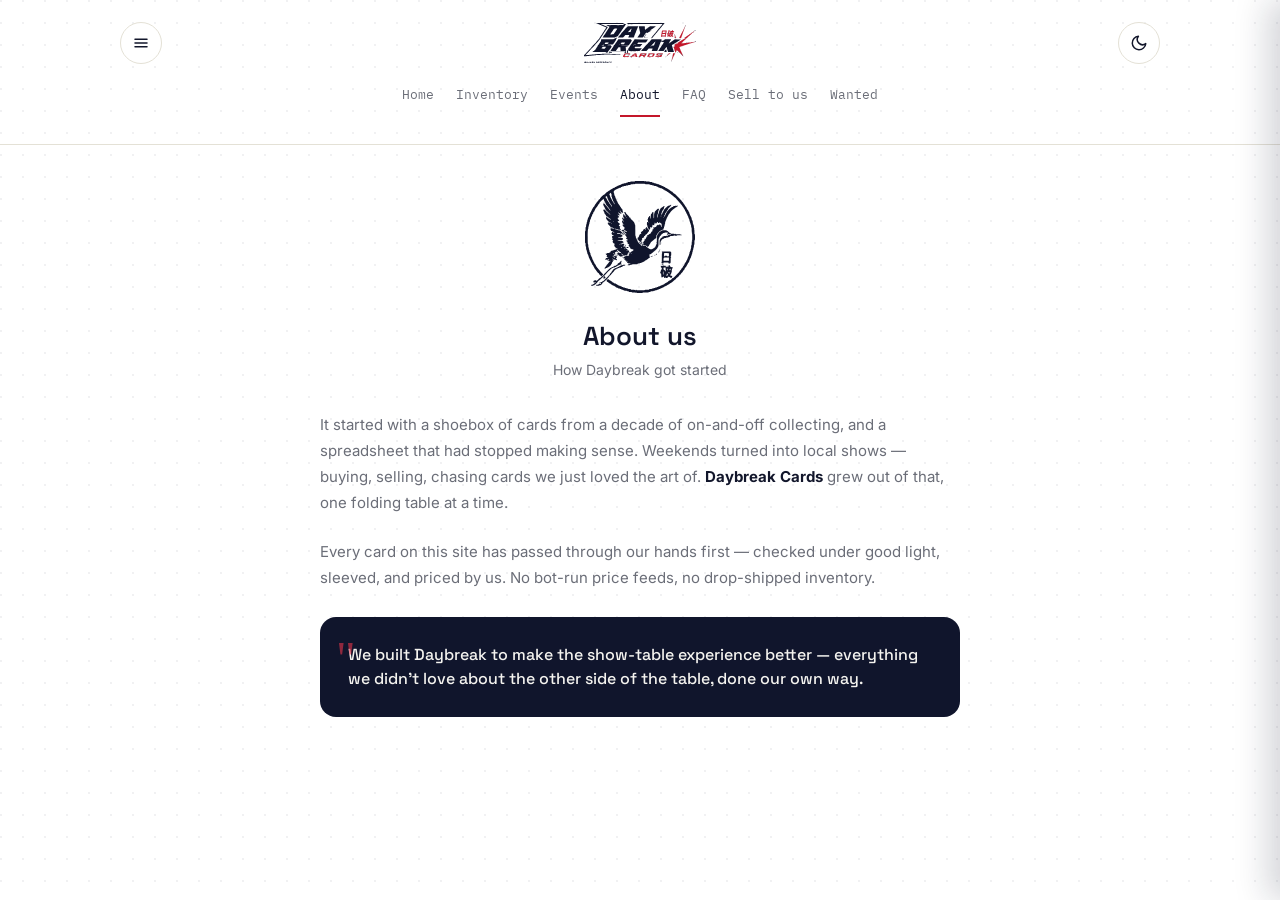
<file: about.html>
<!DOCTYPE html>
<html lang="en">
<head>
<meta charset="UTF-8">
<meta name="viewport" content="width=device-width, initial-scale=1.0">
<title>About · Daybreak Cards</title>
<link rel="preconnect" href="https://fonts.googleapis.com">
<link href="https://fonts.googleapis.com/css2?family=Space+Grotesk:wght@500;600;700&family=Inter:wght@400;500;600&family=IBM+Plex+Mono:wght@400;500;600&display=swap" rel="stylesheet">
<link rel="stylesheet" href="assets/style.css">
</head>
<body>

<div class="topbar">
  <div class="icon-btn" id="menuBtn"><svg viewBox="0 0 24 24" fill="none" stroke-width="2" stroke-linecap="round"><path d="M4 7h16M4 12h16M4 17h16"/></svg></div>
  <a href="index.html" class="logo-link"><img src="assets/logo-primary-navy.svg" alt="Daybreak Cards" class="header-logo" /></a>
  <div class="icon-btn" id="darkToggle"><svg viewBox="0 0 24 24" fill="none" stroke-width="2" stroke-linecap="round" stroke-linejoin="round"><path d="M21 12.8A9 9 0 1111.2 3 7 7 0 0021 12.8z"/></svg></div>
</div>

<nav class="page-nav">
  <a href="index.html">Home</a>
  <a href="inventory.html">Inventory</a>
  <a href="events.html">Events</a>
  <a href="about.html" class="active">About</a>
  <a href="faq.html">FAQ</a>
  <a href="sell.html">Sell to us</a>
  <a href="wanted.html">Wanted</a>
</nav>

<div class="wrap">
  <div class="subpage show">
    <img class="about-mark" src="assets/logo-crane-navy.svg" alt="" />
    <div class="subpage-head">
      <div class="subpage-title">About us</div>
      <div class="subpage-sub">How Daybreak got started</div>
    </div>
    <p class="about-copy">It started with a shoebox of cards from a decade of on-and-off collecting, and a spreadsheet that had stopped making sense. Weekends turned into local shows — buying, selling, chasing cards we just loved the art of. <strong>Daybreak Cards</strong> grew out of that, one folding table at a time.</p>
    <p class="about-copy">Every card on this site has passed through our hands first — checked under good light, sleeved, and priced by us. No bot-run price feeds, no drop-shipped inventory.</p>
    <div class="pull-quote">We built Daybreak to make the show-table experience better — everything we didn't love about the other side of the table, done our own way.</div>
  </div>
</div>

<script>
document.getElementById('darkToggle').addEventListener('click', () => document.body.classList.toggle('dark'));

document.getElementById('menuBtn').addEventListener('click', () => {
  document.getElementById('menuDrawer').classList.add('show');
  document.getElementById('menuOverlay').classList.add('show');
});
document.getElementById('menuClose').addEventListener('click', closeMenu);
document.getElementById('menuOverlay').addEventListener('click', closeMenu);
function closeMenu(){
  document.getElementById('menuDrawer').classList.remove('show');
  document.getElementById('menuOverlay').classList.remove('show');
}

</script>

<div class="cart-overlay" id="menuOverlay"></div>
<div class="cart-drawer" id="menuDrawer">
  <div class="cart-head">
    <div class="cart-title">Menu</div>
    <button class="cart-close" id="menuClose"><svg viewBox="0 0 24 24" fill="none" stroke="currentColor" stroke-width="2"><path d="M6 6l12 12M18 6L6 18"/></svg></button>
  </div>
  <div class="cart-items">
    <a href="index.html" class="menu-link">Home</a>
    <a href="inventory.html" class="menu-link">Inventory</a>
    <a href="events.html" class="menu-link">Events</a>
    <a href="about.html" class="menu-link">About</a>
    <a href="faq.html" class="menu-link">FAQ</a>
    <a href="sell.html" class="menu-link">Sell to us</a>
    <a href="wanted.html" class="menu-link">Wanted</a>
  </div>
</div>
</body>
</html>
</file>
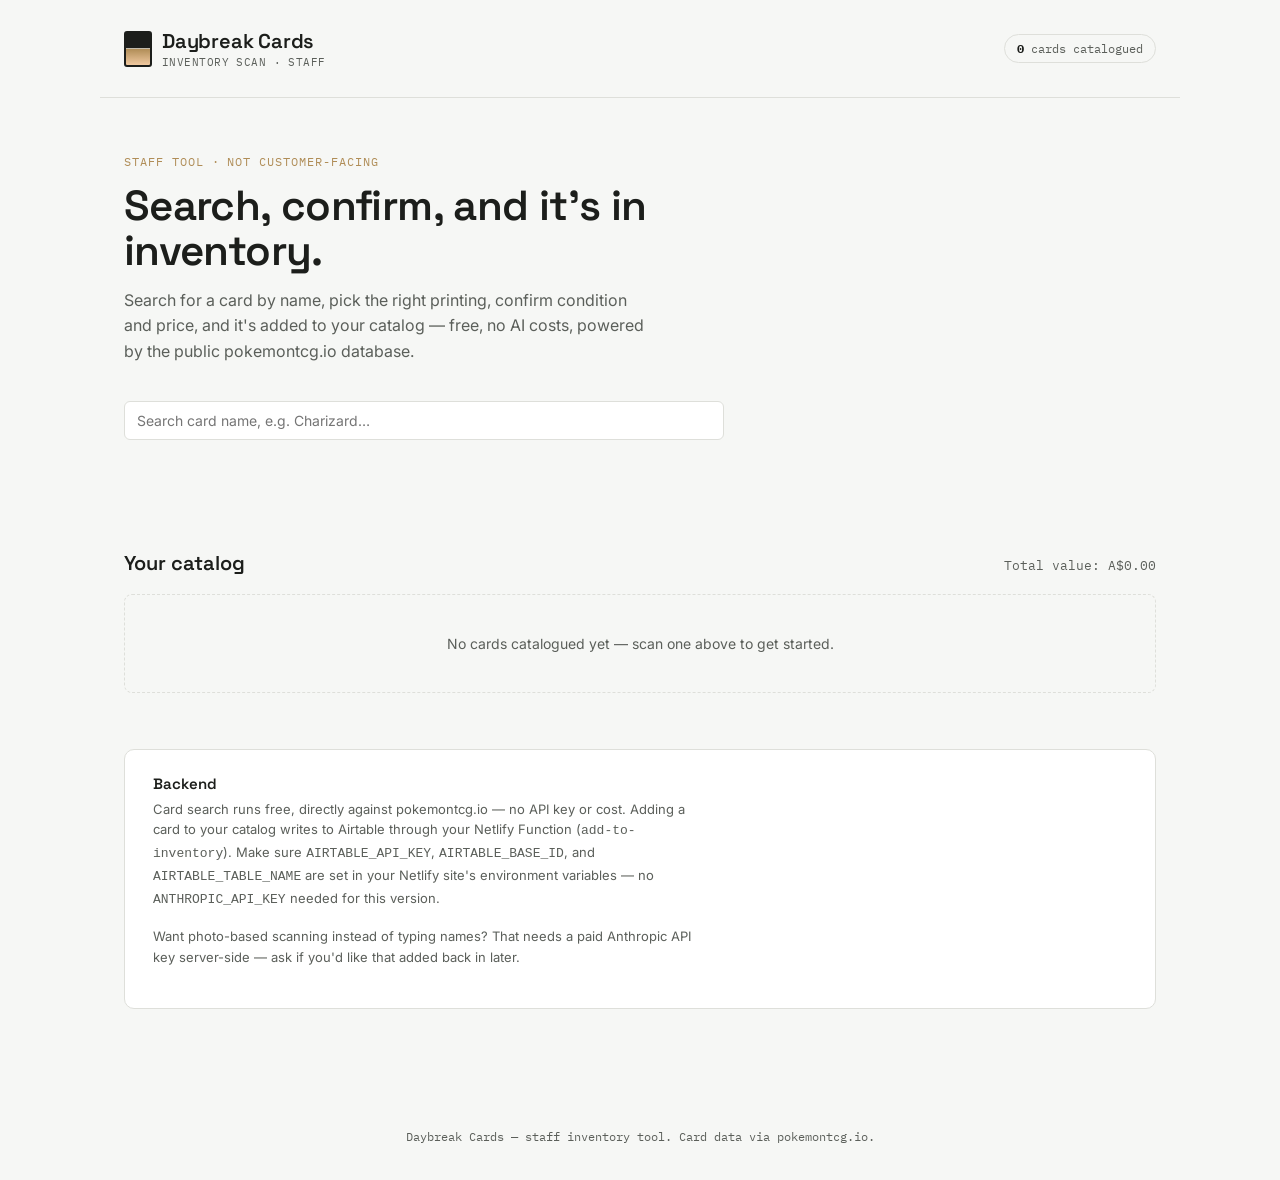
<file: admin.html>
<!DOCTYPE html>
<html lang="en">
<head>
<meta charset="UTF-8">
<meta name="viewport" content="width=device-width, initial-scale=1.0">
<title>Daybreak Cards — Inventory Scan (Staff)</title>
<link rel="preconnect" href="https://fonts.googleapis.com">
<link href="https://fonts.googleapis.com/css2?family=Space+Grotesk:wght@400;500;600;700&family=Inter:wght@400;500;600&family=IBM+Plex+Mono:wght@400;500;600&display=swap" rel="stylesheet">
<style>
  :root{
    --paper:#F6F7F5;
    --panel:#FFFFFF;
    --ink:#1C1E1B;
    --graphite:#5B5F5A;
    --line:#DEDFDA;
    --brass:#B08D57;
    --brass-dim:#E4D8C4;
    --emerald:#1F4D3A;
    --danger:#A8412F;
  }
  *{box-sizing:border-box;}
  body{
    margin:0;
    background:var(--paper);
    color:var(--ink);
    font-family:'Inter',sans-serif;
    -webkit-font-smoothing:antialiased;
  }
  .wrap{max-width:1080px;margin:0 auto;padding:0 24px 80px;}

  /* Header */
  header{
    display:flex;align-items:center;justify-content:space-between;
    padding:28px 24px;border-bottom:1px solid var(--line);
    max-width:1080px;margin:0 auto;
  }
  .brand{display:flex;align-items:center;gap:10px;}
  .brand-mark{
    width:28px;height:36px;border:2px solid var(--ink);border-radius:3px;
    position:relative;flex-shrink:0;overflow:hidden;
    background:linear-gradient(180deg, var(--ink) 0%, var(--ink) 46%, var(--brass) 50%, #F0C9A0 100%);
  }
  .brand-mark::after{
    content:'';position:absolute;left:0;right:0;top:48%;height:1px;background:var(--paper);opacity:.6;
  }
  .brand-name{font-family:'Space Grotesk',sans-serif;font-weight:600;font-size:20px;letter-spacing:-0.01em;}
  .brand-sub{font-family:'IBM Plex Mono',monospace;font-size:11px;color:var(--graphite);letter-spacing:0.04em;text-transform:uppercase;margin-top:1px;}
  .count-pill{
    font-family:'IBM Plex Mono',monospace;font-size:12px;color:var(--graphite);
    border:1px solid var(--line);padding:6px 12px;border-radius:20px;
  }
  .count-pill b{color:var(--ink);}

  /* Hero */
  .hero{padding:56px 0 40px;}
  .eyebrow{
    font-family:'IBM Plex Mono',monospace;font-size:12px;color:var(--brass);
    letter-spacing:0.08em;text-transform:uppercase;margin-bottom:14px;
  }
  h1{
    font-family:'Space Grotesk',sans-serif;font-weight:600;
    font-size:clamp(28px,4vw,42px);line-height:1.08;letter-spacing:-0.015em;
    margin:0 0 14px;max-width:640px;
  }
  .hero p{color:var(--graphite);font-size:16px;line-height:1.6;max-width:520px;margin:0 0 36px;}

  /* Scan panel */
  .scan-panel{
    background:var(--panel);border:1px solid var(--line);border-radius:10px;
    padding:0;overflow:hidden;
    display:grid;grid-template-columns:1fr 1fr;
    min-height:340px;
  }
  @media (max-width:760px){ .scan-panel{grid-template-columns:1fr;} }

  .drop-zone{
    display:flex;flex-direction:column;align-items:center;justify-content:center;
    padding:40px 24px;border-right:1px solid var(--line);
    cursor:pointer;position:relative;text-align:center;
  }
  @media (max-width:760px){ .drop-zone{border-right:none;border-bottom:1px solid var(--line);} }
  .drop-zone.drag{background:#FBFAF7;}

  .card-slot{
    width:120px;height:168px;border:2px dashed var(--line);border-radius:8px;
    display:flex;align-items:center;justify-content:center;margin-bottom:20px;
    position:relative;overflow:hidden;transition:border-color .2s;
  }
  .drop-zone:hover .card-slot{border-color:var(--brass);}
  .card-slot img{width:100%;height:100%;object-fit:cover;}
  .scan-line{
    position:absolute;left:0;right:0;height:2px;background:var(--brass);
    box-shadow:0 0 8px var(--brass);top:0;
    animation:scan 1.6s ease-in-out infinite;display:none;
  }
  .scanning .scan-line{display:block;}
  @keyframes scan{
    0%{top:0;} 50%{top:calc(100% - 2px);} 100%{top:0;}
  }
  .slot-icon{color:var(--line);}
  .drop-title{font-family:'Space Grotesk',sans-serif;font-weight:600;font-size:15px;margin-bottom:6px;}
  .drop-sub{font-size:13px;color:var(--graphite);line-height:1.5;}
  input[type=file]{display:none;}

  .status-side{
    padding:32px 28px;display:flex;flex-direction:column;justify-content:center;
  }
  .status-empty{color:var(--graphite);font-size:14px;line-height:1.7;}
  .status-empty .step{
    display:flex;gap:10px;align-items:baseline;margin-bottom:10px;font-family:'IBM Plex Mono',monospace;font-size:12.5px;
  }
  .step-num{color:var(--brass);font-weight:600;}

  .status-loading{font-family:'IBM Plex Mono',monospace;font-size:13px;color:var(--graphite);}
  .status-loading .pulse{color:var(--brass);}

  /* Result label (grading-label styled) */
  .result-label{
    border:1px solid var(--line);border-radius:8px;overflow:hidden;
  }
  .result-top{
    background:var(--ink);color:var(--paper);padding:10px 16px;
    display:flex;justify-content:space-between;align-items:center;
    font-family:'IBM Plex Mono',monospace;font-size:11px;letter-spacing:0.06em;text-transform:uppercase;
  }
  .result-body{padding:16px;}
  .result-name{font-family:'Space Grotesk',sans-serif;font-weight:600;font-size:16px;margin-bottom:2px;}
  .result-set{font-size:12.5px;color:var(--graphite);font-family:'IBM Plex Mono',monospace;}
  .confidence{
    display:inline-block;margin-top:10px;font-size:11px;font-family:'IBM Plex Mono',monospace;
    padding:3px 8px;border-radius:12px;background:var(--brass-dim);color:#6B5530;
  }
  .error-box{
    color:var(--danger);font-size:13px;font-family:'IBM Plex Mono',monospace;line-height:1.6;
  }

  /* Review section */
  .search-panel{max-width:600px;}
  .search-box{
    width:100%;padding:14px 18px;border:1px solid var(--line);border-radius:10px;
    font-family:'Inter',sans-serif;font-size:15px;background:var(--panel);color:var(--ink);
  }
  .search-box:focus{outline:none;border-color:var(--brass);}
  .search-results{margin-top:14px;display:flex;flex-direction:column;gap:8px;max-height:400px;overflow-y:auto;}
  .search-result-item{
    display:flex;align-items:center;gap:14px;padding:10px 14px;border:1px solid var(--line);
    border-radius:10px;cursor:pointer;background:var(--panel);transition:border-color .15s;
  }
  .search-result-item:hover{border-color:var(--brass);}
  .search-result-item img{width:40px;height:56px;object-fit:cover;border-radius:4px;border:1px solid var(--line);flex-shrink:0;}
  .search-result-name{font-family:'Space Grotesk',sans-serif;font-weight:600;font-size:14px;}
  .search-result-meta{font-family:'IBM Plex Mono',monospace;font-size:11.5px;color:var(--graphite);}
  .search-status{font-family:'IBM Plex Mono',monospace;font-size:13px;color:var(--graphite);padding:10px 4px;}

  .review{
    margin-top:28px;background:var(--panel);border:1px solid var(--line);border-radius:10px;
    padding:28px;display:none;
  }
  .review.show{display:block;}
  .review-grid{display:grid;grid-template-columns:180px 1fr;gap:28px;}
  @media (max-width:640px){ .review-grid{grid-template-columns:1fr;} }
  .review-img{width:100%;border-radius:8px;border:1px solid var(--line);}
  .review-title{font-family:'Space Grotesk',sans-serif;font-weight:600;font-size:22px;margin:0 0 4px;letter-spacing:-0.01em;}
  .review-meta{font-family:'IBM Plex Mono',monospace;font-size:12.5px;color:var(--graphite);margin-bottom:20px;}
  .field-row{display:grid;grid-template-columns:1fr 1fr 1fr;gap:14px;margin-bottom:20px;}
  @media (max-width:640px){ .field-row{grid-template-columns:1fr;} }
  label{display:block;font-family:'IBM Plex Mono',monospace;font-size:11px;color:var(--graphite);text-transform:uppercase;letter-spacing:0.05em;margin-bottom:6px;}
  select,input[type=number],input[type=text]{
    width:100%;padding:10px 12px;border:1px solid var(--line);border-radius:6px;
    font-family:'Inter',sans-serif;font-size:14px;background:var(--panel);color:var(--ink);
  }
  select:focus,input:focus{outline:none;border-color:var(--brass);}
  .market-hint{font-size:12px;color:var(--graphite);margin-top:6px;}
  .btn-row{display:flex;gap:12px;align-items:center;flex-wrap:wrap;}
  .btn{
    font-family:'Space Grotesk',sans-serif;font-weight:600;font-size:14px;
    padding:11px 20px;border-radius:6px;border:none;cursor:pointer;transition:opacity .15s;
  }
  .btn-primary{background:var(--ink);color:var(--paper);}
  .btn-primary:hover{opacity:0.85;}
  .btn-ghost{background:transparent;color:var(--graphite);border:1px solid var(--line);}
  .btn-ghost:hover{border-color:var(--graphite);}
  .added-flag{font-family:'IBM Plex Mono',monospace;font-size:12.5px;color:var(--emerald);display:none;}
  .added-flag.show{display:inline;}

  /* Inventory */
  .inventory{margin-top:56px;}
  .inv-header{display:flex;justify-content:space-between;align-items:baseline;margin-bottom:18px;}
  .inv-title{font-family:'Space Grotesk',sans-serif;font-weight:600;font-size:20px;}
  .inv-total{font-family:'IBM Plex Mono',monospace;font-size:12.5px;color:var(--graphite);}
  .inv-empty{
    border:1px dashed var(--line);border-radius:8px;padding:40px;text-align:center;
    color:var(--graphite);font-size:14px;
  }
  .inv-grid{display:grid;grid-template-columns:repeat(auto-fill,minmax(180px,1fr));gap:16px;}
  .inv-card{background:var(--panel);border:1px solid var(--line);border-radius:8px;overflow:hidden;}
  .inv-card img{width:100%;display:block;aspect-ratio:5/7;object-fit:cover;background:#EFEEE9;}
  .inv-card-body{padding:12px 14px;}
  .inv-card-name{font-family:'Space Grotesk',sans-serif;font-weight:600;font-size:13.5px;margin-bottom:2px;line-height:1.3;}
  .inv-card-set{font-family:'IBM Plex Mono',monospace;font-size:10.5px;color:var(--graphite);margin-bottom:8px;}
  .inv-card-foot{display:flex;justify-content:space-between;align-items:center;font-family:'IBM Plex Mono',monospace;font-size:12px;}
  .inv-card-price{color:var(--brass);font-weight:600;}
  .inv-card-cond{color:var(--graphite);}

  /* Webhook config */
  .webhook{
    margin-top:56px;padding:24px 28px;border:1px solid var(--line);border-radius:10px;background:var(--panel);
  }
  .webhook-title{font-family:'Space Grotesk',sans-serif;font-weight:600;font-size:15px;margin-bottom:6px;}
  .webhook p{font-size:13px;color:var(--graphite);line-height:1.6;margin:0 0 16px;max-width:560px;}
  .webhook-row{display:flex;gap:10px;flex-wrap:wrap;}
  .webhook-row input{flex:1;min-width:220px;}

  footer{
    text-align:center;padding:40px 24px;color:var(--graphite);font-size:12px;
    font-family:'IBM Plex Mono',monospace;
  }
</style>
</head>
<body>

<header>
  <div class="brand">
    <div class="brand-mark"></div>
    <div>
      <div class="brand-name">Daybreak Cards</div>
      <div class="brand-sub">Inventory Scan · Staff</div>
    </div>
  </div>
  <div class="count-pill"><b id="headerCount">0</b> cards catalogued</div>
</header>

<div class="wrap">
  <div class="hero">
    <div class="eyebrow">Staff tool · not customer-facing</div>
    <h1>Search, confirm, and it's in inventory.</h1>
    <p>Search for a card by name, pick the right printing, confirm condition and price, and it's added to your catalog — free, no AI costs, powered by the public pokemontcg.io database.</p>

    <div class="search-panel">
      <input type="text" id="cardSearchInput" class="search-box" placeholder="Search card name, e.g. Charizard…" autocomplete="off" />
      <div id="searchResults" class="search-results"></div>
    </div>
  </div>

  <div class="review" id="reviewPanel"></div>

  <div class="inventory">
    <div class="inv-header">
      <div class="inv-title">Your catalog</div>
      <div class="inv-total" id="invTotal">Total value: A$0.00</div>
    </div>
    <div id="inventoryContainer">
      <div class="inv-empty">No cards catalogued yet — scan one above to get started.</div>
    </div>
  </div>

  <div class="webhook">
    <div class="webhook-title">Backend</div>
    <p>Card search runs free, directly against pokemontcg.io — no API key or cost. Adding a card to your catalog writes to Airtable through your Netlify Function (<code>add-to-inventory</code>). Make sure <code>AIRTABLE_API_KEY</code>, <code>AIRTABLE_BASE_ID</code>, and <code>AIRTABLE_TABLE_NAME</code> are set in your Netlify site's environment variables — no <code>ANTHROPIC_API_KEY</code> needed for this version.</p>
    <p style="margin-top:10px;">Want photo-based scanning instead of typing names? That needs a paid Anthropic API key server-side — ask if you'd like that added back in later.</p>
  </div>
</div>

<footer>Daybreak Cards — staff inventory tool. Card data via pokemontcg.io.</footer>

<script>
let inventory = [];

const searchInput = document.getElementById('cardSearchInput');
const searchResults = document.getElementById('searchResults');
const reviewPanel = document.getElementById('reviewPanel');

let searchTimer = null;
searchInput.addEventListener('input', () => {
  clearTimeout(searchTimer);
  const q = searchInput.value.trim();
  if (!q){ searchResults.innerHTML = ''; return; }
  searchResults.innerHTML = `<div class="search-status">Searching…</div>`;
  searchTimer = setTimeout(() => runSearch(q), 400);
});

async function runSearch(query){
  try{
    // pokemontcg.io is a free, public, no-key-required database — this call
    // costs nothing and runs directly from the browser.
    const resp = await fetch(`https://api.pokemontcg.io/v2/cards?q=name:"${encodeURIComponent(query)}"&pageSize=15`);
    const data = await resp.json();
    const cards = data.data || [];
    if (!cards.length){
      searchResults.innerHTML = `<div class="search-status">No matches found. Try a different spelling or fewer words.</div>`;
      return;
    }
    searchResults.innerHTML = cards.map((c, i) => `
      <div class="search-result-item" data-index="${i}">
        <img src="${c.images?.small || ''}" alt="${c.name}" />
        <div>
          <div class="search-result-name">${c.name}</div>
          <div class="search-result-meta">${c.set?.name || ''} · #${c.number} · ${c.rarity || 'Unknown rarity'}</div>
        </div>
      </div>
    `).join('');
    searchResults.querySelectorAll('.search-result-item').forEach(el => {
      el.addEventListener('click', () => selectCard(cards[parseInt(el.dataset.index)]));
    });
  }catch(err){
    searchResults.innerHTML = `<div class="search-status">Couldn't reach the card database. Check your connection and try again.</div>`;
  }
}

function priceFromCard(card){
  const p = card.tcgplayer?.prices;
  if (!p) return null;
  const variant = p.holofoil || p.reverseHolofoil || p.normal || p.unlimited || Object.values(p)[0];
  return variant?.market || variant?.mid || null;
}

function selectCard(card){
  searchResults.innerHTML = '';
  searchInput.value = '';
  renderReview(card);
}

function renderReview(card){
  const marketPrice = priceFromCard(card);
  const priceValue = marketPrice != null ? marketPrice.toFixed(2) : '';
  reviewPanel.innerHTML = `
    <div class="review-grid">
      ${card.images?.small
        ? `<img class="review-img" src="${card.images.small}" alt="${card.name}" />`
        : `<div class="card-slot" style="width:100%;height:auto;aspect-ratio:5/7;border:1px solid var(--line);border-radius:8px;display:flex;align-items:center;justify-content:center;color:var(--graphite);font-family:'IBM Plex Mono',monospace;font-size:11px;text-align:center;padding:12px;">No image available</div>`
      }
      <div>
        <div class="review-title">${card.name}</div>
        <div class="review-meta">${card.set?.name || 'Unknown set'} · #${card.number || '—'}${card.rarity ? ' · ' + card.rarity : ''}</div>
        <div class="field-row">
          <div>
            <label>Condition</label>
            <select id="fCondition">
              <option>Near Mint</option>
              <option>Lightly Played</option>
              <option>Moderately Played</option>
              <option>Heavily Played</option>
              <option>Damaged</option>
            </select>
          </div>
          <div>
            <label>Quantity</label>
            <input type="number" id="fQty" value="1" min="1" />
          </div>
          <div>
            <label>Price (AUD)</label>
            <input type="number" id="fPrice" value="${priceValue}" step="0.01" placeholder="0.00" />
            ${marketPrice != null
              ? `<div class="market-hint">US market ref. $${priceValue} — adjust to your AUD price</div>`
              : `<div class="market-hint">No market price found — set manually</div>`}
          </div>
        </div>
        <div class="btn-row">
          <button class="btn btn-primary" id="addBtn">Add to catalog</button>
          <button class="btn btn-ghost" id="cancelBtn">Cancel</button>
          <span class="added-flag" id="addedFlag">Added ✓</span>
        </div>
      </div>
    </div>`;
  reviewPanel.classList.add('show');

  document.getElementById('cancelBtn').addEventListener('click', () => {
    reviewPanel.classList.remove('show');
    reviewPanel.innerHTML = '';
  });
  document.getElementById('addBtn').addEventListener('click', () => addToInventory(card));
}

async function addToInventory(parsed){
  const condition = document.getElementById('fCondition').value;
  const qty = parseInt(document.getElementById('fQty').value) || 1;
  const priceInput = document.getElementById('fPrice').value;
  const price = priceInput ? parseFloat(priceInput) : null;

  const entry = {
    id: Date.now(),
    name: parsed.name,
    set: parsed.set?.name || parsed.set || '',
    number: parsed.number || '',
    rarity: parsed.rarity || '',
    image: parsed.images?.small || parsed.image || '',
    pokemonTcgId: parsed.id || parsed.pokemonTcgId || null,
    condition, qty, price
  };
  inventory.unshift(entry);
  renderInventory();

  document.getElementById('addedFlag').classList.add('show');
  document.getElementById('addBtn').disabled = true;

  try{
    const resp = await fetch("/.netlify/functions/add-to-inventory", {
      method: "POST",
      headers: { "Content-Type": "application/json" },
      body: JSON.stringify(entry)
    });
    const result = await resp.json();
    if (!resp.ok || result.error){
      throw new Error(result.error || "Airtable write failed.");
    }
  }catch(e){
    reviewPanel.insertAdjacentHTML('beforeend', `<div class="error-box" style="margin-top:10px;">Saved locally, but couldn't write to Airtable: ${e.message}</div>`);
  }
}

function renderInventory(){
  document.getElementById('headerCount').textContent = inventory.reduce((s,c) => s + c.qty, 0);
  const total = inventory.reduce((s,c) => s + (c.price || 0) * c.qty, 0);
  document.getElementById('invTotal').textContent = `Total value: A$${total.toFixed(2)}`;

  const container = document.getElementById('inventoryContainer');
  if (!inventory.length){
    container.innerHTML = `<div class="inv-empty">No cards catalogued yet — scan one above to get started.</div>`;
    return;
  }
  container.innerHTML = `<div class="inv-grid">` + inventory.map(c => `
    <div class="inv-card">
      ${c.image ? `<img src="${c.image}" alt="${c.name}" />` : ''}
      <div class="inv-card-body">
        <div class="inv-card-name">${c.name}</div>
        <div class="inv-card-set">${c.set} · #${c.number}</div>
        <div class="inv-card-foot">
          <span class="inv-card-price">${c.price ? 'A$'+c.price.toFixed(2) : 'Pending price'}</span>
          <span class="inv-card-cond">${c.condition} · x${c.qty}</span>
        </div>
      </div>
    </div>
  `).join('') + `</div>`;
}
</script>
</body>
</html>
</file>
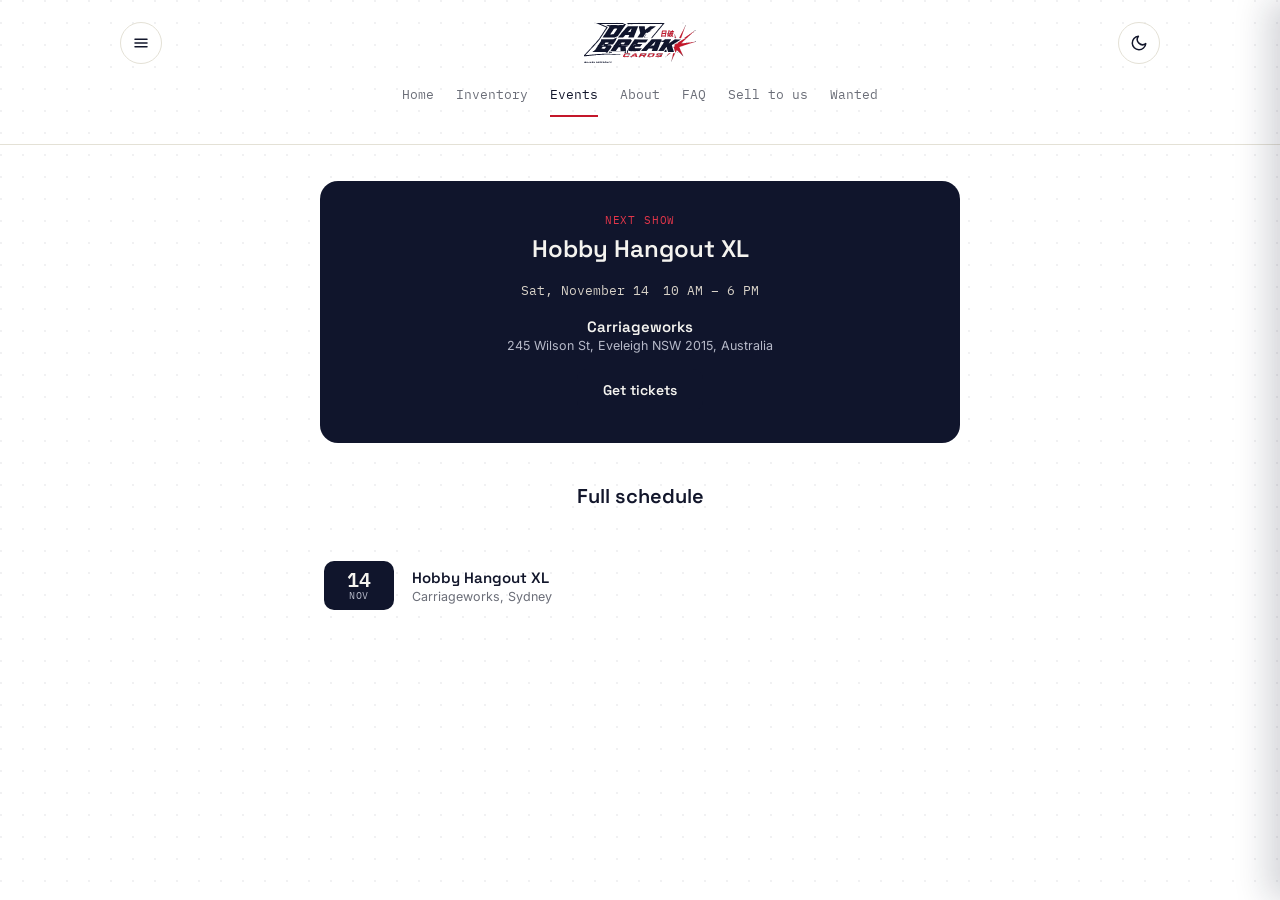
<file: events.html>
<!DOCTYPE html>
<html lang="en">
<head>
<meta charset="UTF-8">
<meta name="viewport" content="width=device-width, initial-scale=1.0">
<title>Events · Daybreak Cards</title>
<link rel="preconnect" href="https://fonts.googleapis.com">
<link href="https://fonts.googleapis.com/css2?family=Space+Grotesk:wght@500;600;700&family=Inter:wght@400;500;600&family=IBM+Plex+Mono:wght@400;500;600&display=swap" rel="stylesheet">
<link rel="stylesheet" href="assets/style.css">
</head>
<body>

<div class="topbar">
  <div class="icon-btn" id="menuBtn"><svg viewBox="0 0 24 24" fill="none" stroke-width="2" stroke-linecap="round"><path d="M4 7h16M4 12h16M4 17h16"/></svg></div>
  <a href="index.html" class="logo-link"><img src="assets/logo-primary-navy.svg" alt="Daybreak Cards" class="header-logo" /></a>
  <div class="icon-btn" id="darkToggle"><svg viewBox="0 0 24 24" fill="none" stroke-width="2" stroke-linecap="round" stroke-linejoin="round"><path d="M21 12.8A9 9 0 1111.2 3 7 7 0 0021 12.8z"/></svg></div>
</div>

<nav class="page-nav">
  <a href="index.html">Home</a>
  <a href="inventory.html">Inventory</a>
  <a href="events.html" class="active">Events</a>
  <a href="about.html">About</a>
  <a href="faq.html">FAQ</a>
  <a href="sell.html">Sell to us</a>
  <a href="wanted.html">Wanted</a>
</nav>

<div class="wrap">
  <div class="subpage show" style="max-width:640px;">
    <div class="event-hero">
      <div class="show-eyebrow" style="color:var(--red-2);">NEXT SHOW</div>
      <div class="event-hero-title">Hobby Hangout XL</div>
      <div class="event-hero-days">
        <div class="event-hero-day"><span>Sat, November 14</span><span>10 AM – 6 PM</span></div>
      </div>
      <div class="event-hero-venue">Carriageworks</div>
      <div class="event-hero-address">245 Wilson St, Eveleigh NSW 2015, Australia</div>
      <a class="submit-btn" href="#" style="display:inline-block;text-decoration:none;text-align:center;width:auto;padding:12px 26px;margin-top:16px;">Get tickets</a>
    </div>

    <div class="subpage-head" style="margin-top:40px;">
      <div class="subpage-title" style="font-size:20px;">Full schedule</div>
    </div>
    <div class="event-list">
      <div class="event-row">
        <div class="event-date"><div class="day">14</div><div class="month">Nov</div></div>
        <div><div class="event-name">Hobby Hangout XL</div><div class="event-loc">Carriageworks, Sydney</div></div>
      </div>
    </div>
  </div>
</div>

<script>
document.getElementById('darkToggle').addEventListener('click', () => document.body.classList.toggle('dark'));

document.getElementById('menuBtn').addEventListener('click', () => {
  document.getElementById('menuDrawer').classList.add('show');
  document.getElementById('menuOverlay').classList.add('show');
});
document.getElementById('menuClose').addEventListener('click', closeMenu);
document.getElementById('menuOverlay').addEventListener('click', closeMenu);
function closeMenu(){
  document.getElementById('menuDrawer').classList.remove('show');
  document.getElementById('menuOverlay').classList.remove('show');
}

</script>

<div class="cart-overlay" id="menuOverlay"></div>
<div class="cart-drawer" id="menuDrawer">
  <div class="cart-head">
    <div class="cart-title">Menu</div>
    <button class="cart-close" id="menuClose"><svg viewBox="0 0 24 24" fill="none" stroke="currentColor" stroke-width="2"><path d="M6 6l12 12M18 6L6 18"/></svg></button>
  </div>
  <div class="cart-items">
    <a href="index.html" class="menu-link">Home</a>
    <a href="inventory.html" class="menu-link">Inventory</a>
    <a href="events.html" class="menu-link">Events</a>
    <a href="about.html" class="menu-link">About</a>
    <a href="faq.html" class="menu-link">FAQ</a>
    <a href="sell.html" class="menu-link">Sell to us</a>
    <a href="wanted.html" class="menu-link">Wanted</a>
  </div>
</div>
</body>
</html>
</file>
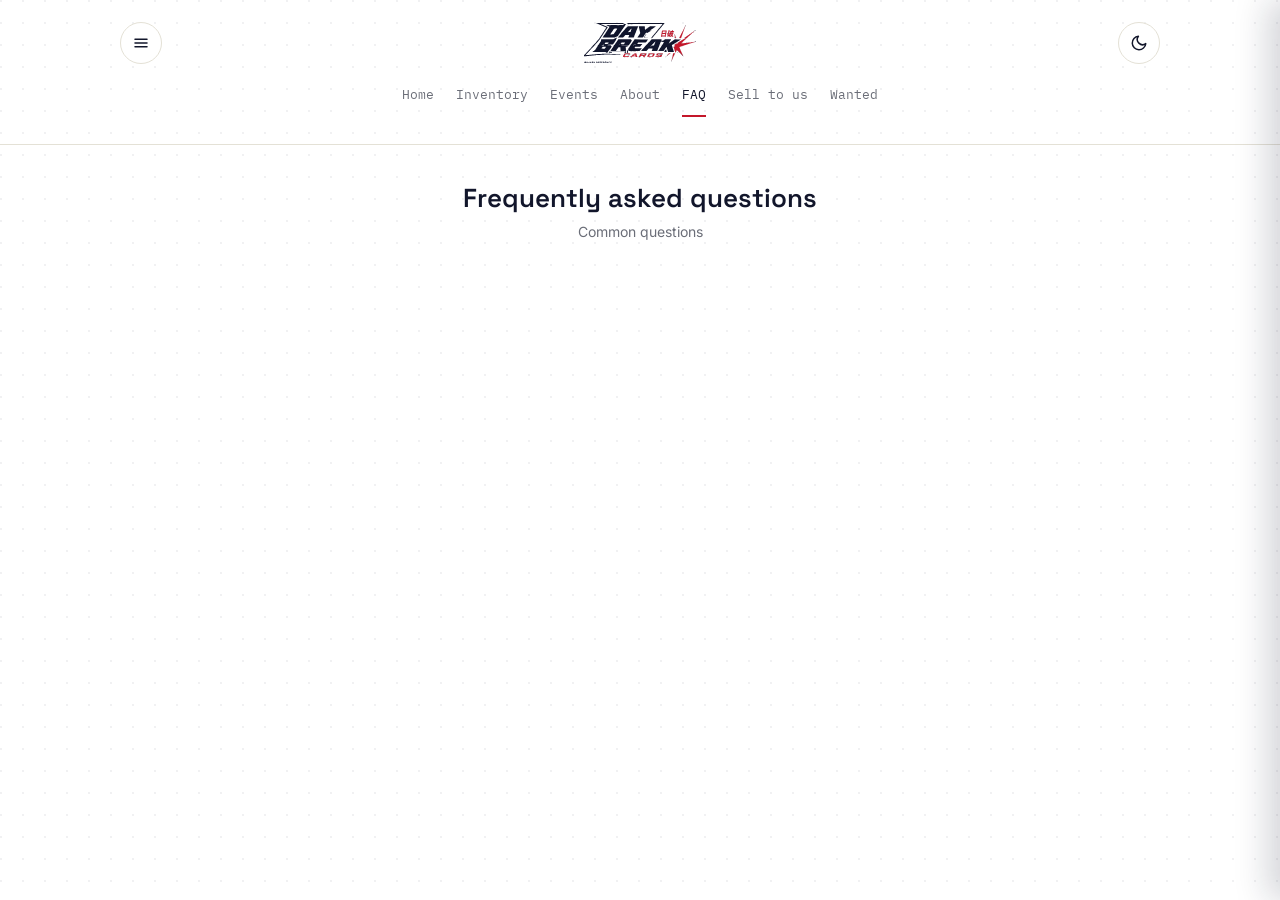
<file: faq.html>
<!DOCTYPE html>
<html lang="en">
<head>
<meta charset="UTF-8">
<meta name="viewport" content="width=device-width, initial-scale=1.0">
<title>FAQ · Daybreak Cards</title>
<link rel="preconnect" href="https://fonts.googleapis.com">
<link href="https://fonts.googleapis.com/css2?family=Space+Grotesk:wght@500;600;700&family=Inter:wght@400;500;600&family=IBM+Plex+Mono:wght@400;500;600&display=swap" rel="stylesheet">
<link rel="stylesheet" href="assets/style.css">
</head>
<body>

<div class="topbar">
  <div class="icon-btn" id="menuBtn"><svg viewBox="0 0 24 24" fill="none" stroke-width="2" stroke-linecap="round"><path d="M4 7h16M4 12h16M4 17h16"/></svg></div>
  <a href="index.html" class="logo-link"><img src="assets/logo-primary-navy.svg" alt="Daybreak Cards" class="header-logo" /></a>
  <div class="icon-btn" id="darkToggle"><svg viewBox="0 0 24 24" fill="none" stroke-width="2" stroke-linecap="round" stroke-linejoin="round"><path d="M21 12.8A9 9 0 1111.2 3 7 7 0 0021 12.8z"/></svg></div>
</div>

<nav class="page-nav">
  <a href="index.html">Home</a>
  <a href="inventory.html">Inventory</a>
  <a href="events.html">Events</a>
  <a href="about.html">About</a>
  <a href="faq.html" class="active">FAQ</a>
  <a href="sell.html">Sell to us</a>
  <a href="wanted.html">Wanted</a>
</nav>

<div class="wrap">
  <div class="subpage show">
    <div class="subpage-head">
      <div class="subpage-title">Frequently asked questions</div>
      <div class="subpage-sub">Common questions</div>
    </div>
    <div id="faqAccordion"></div>
  </div>
</div>

<script>
document.getElementById('darkToggle').addEventListener('click', () => document.body.classList.toggle('dark'));

document.getElementById('menuBtn').addEventListener('click', () => {
  document.getElementById('menuDrawer').classList.add('show');
  document.getElementById('menuOverlay').classList.add('show');
});
document.getElementById('menuClose').addEventListener('click', closeMenu);
document.getElementById('menuOverlay').addEventListener('click', closeMenu);
function closeMenu(){
  document.getElementById('menuDrawer').classList.remove('show');
  document.getElementById('menuOverlay').classList.remove('show');
}


const FAQ_ITEMS = [
  { q:"Do you sell online?", a:"You can browse and reserve here, but payment happens in person at a show — nothing is charged online." },
  { q:"What do you buy, sell, or trade?", a:"A hand-picked mix of chases, illustration rares, and Japanese & Chinese exclusives. We don't currently buy or trade for graded slabs." },
  { q:"Can I reserve a card before a show?", a:"Yes — message us and we'll hold it for pickup at the next event we're both at." },
  { q:"What payment do you accept at a show?", a:"Cash, card, and most contactless wallets — plus bank transfer if that's easier." },
  { q:"Do you buy collections?", a:"Yes — head to Sell to us and tell us what you've got for a quote." },
  { q:"Do you grade condition yourselves?", a:"We inspect every card in hand under good light before it's listed. Condition tags reflect our own call, not an automated estimate." },
  { q:"How current is the inventory list?", a:"Updated the moment a card is scanned in, so what you see here is what's actually in the case." }
];
document.getElementById('faqAccordion').innerHTML = FAQ_ITEMS.map((item,i) => `
  <div class="accordion-item" id="faq-${i}">
    <div class="accordion-q" onclick="toggleFaq(${i})">
      ${item.q}
      <svg viewBox="0 0 24 24" fill="none" stroke="currentColor" stroke-width="2" stroke-linecap="round"><path d="M12 5v14M5 12h14"/></svg>
    </div>
    <div class="accordion-a"><div class="accordion-a-inner">${item.a}</div></div>
  </div>
`).join('');
function toggleFaq(i){ document.getElementById(`faq-${i}`).classList.toggle('open'); }
</script>

<div class="cart-overlay" id="menuOverlay"></div>
<div class="cart-drawer" id="menuDrawer">
  <div class="cart-head">
    <div class="cart-title">Menu</div>
    <button class="cart-close" id="menuClose"><svg viewBox="0 0 24 24" fill="none" stroke="currentColor" stroke-width="2"><path d="M6 6l12 12M18 6L6 18"/></svg></button>
  </div>
  <div class="cart-items">
    <a href="index.html" class="menu-link">Home</a>
    <a href="inventory.html" class="menu-link">Inventory</a>
    <a href="events.html" class="menu-link">Events</a>
    <a href="about.html" class="menu-link">About</a>
    <a href="faq.html" class="menu-link">FAQ</a>
    <a href="sell.html" class="menu-link">Sell to us</a>
    <a href="wanted.html" class="menu-link">Wanted</a>
  </div>
</div>
</body>
</html>
</file>
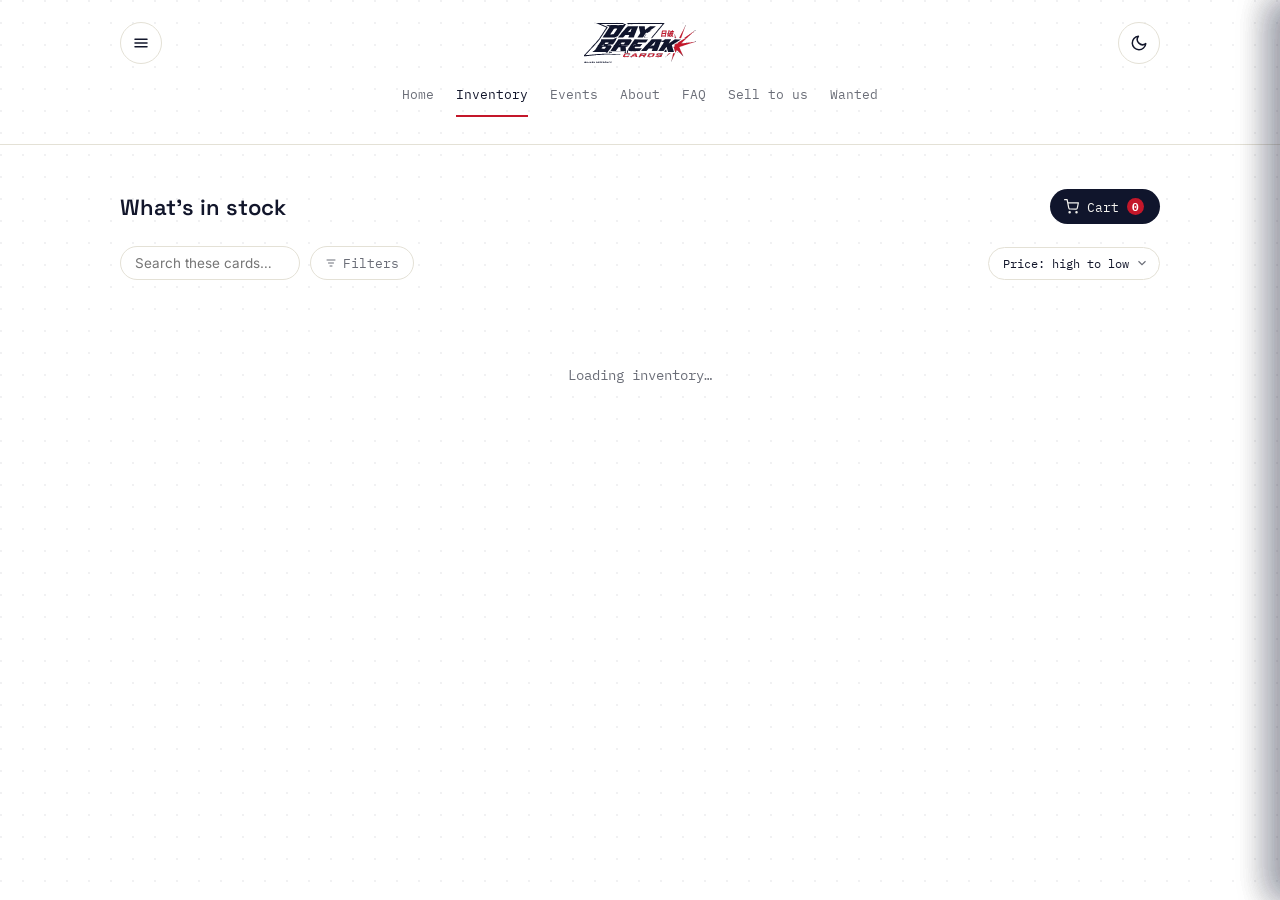
<file: inventory.html>
<!DOCTYPE html>
<html lang="en">
<head>
<meta charset="UTF-8">
<meta name="viewport" content="width=device-width, initial-scale=1.0">
<title>Inventory · Daybreak Cards</title>
<link rel="preconnect" href="https://fonts.googleapis.com">
<link href="https://fonts.googleapis.com/css2?family=Space+Grotesk:wght@500;600;700&family=Inter:wght@400;500;600&family=IBM+Plex+Mono:wght@400;500;600&display=swap" rel="stylesheet">
<link rel="stylesheet" href="assets/style.css">
</head>
<body>

<div class="topbar">
  <div class="icon-btn" id="menuBtn"><svg viewBox="0 0 24 24" fill="none" stroke-width="2" stroke-linecap="round"><path d="M4 7h16M4 12h16M4 17h16"/></svg></div>
  <a href="index.html" class="logo-link"><img src="assets/logo-primary-navy.svg" alt="Daybreak Cards" class="header-logo" /></a>
  <div class="icon-btn" id="darkToggle"><svg viewBox="0 0 24 24" fill="none" stroke-width="2" stroke-linecap="round" stroke-linejoin="round"><path d="M21 12.8A9 9 0 1111.2 3 7 7 0 0021 12.8z"/></svg></div>
</div>

<nav class="page-nav">
  <a href="index.html">Home</a>
  <a href="inventory.html" class="active">Inventory</a>
  <a href="events.html">Events</a>
  <a href="about.html">About</a>
  <a href="faq.html">FAQ</a>
  <a href="sell.html">Sell to us</a>
  <a href="wanted.html">Wanted</a>
</nav>

<div class="wrap">
  <div class="browse-topbar">
    <div class="inv-heading">What's in stock</div>
    <button class="cart-btn" id="cartBtn">
      <svg viewBox="0 0 24 24" fill="none" stroke-width="2" stroke-linecap="round" stroke-linejoin="round"><circle cx="9" cy="21" r="1"/><circle cx="20" cy="21" r="1"/><path d="M1 1h4l2.6 13.4a2 2 0 002 1.6h9.7a2 2 0 002-1.6L23 6H6"/></svg>
      Cart <span class="cart-count" id="cartCount">0</span>
    </button>
  </div>

  <div class="controls-row">
    <div class="filters">
      <input class="search-input" id="searchInput" placeholder="Search these cards…" />
      <button class="filter-chip" id="filtersBtn" style="display:flex;align-items:center;gap:6px;">
        <svg viewBox="0 0 24 24" fill="none" stroke="currentColor" stroke-width="2" stroke-linecap="round" style="width:12px;height:12px;"><path d="M4 6h16M7 12h10M10 18h4"/></svg>
        Filters
      </button>
    </div>
    <select class="sort-select" id="sortSelect">
      <option value="price-desc">Price: high to low</option>
      <option value="price-asc">Price: low to high</option>
      <option value="name-asc">Name: A–Z</option>
      <option value="rarity">Rarity</option>
    </select>
  </div>

  <div class="product-grid" id="productGrid">
    <div class="empty-inventory">Loading inventory…</div>
  </div>
</div>

<div class="cart-overlay" id="cartOverlay"></div>
<div class="cart-drawer" id="cartDrawer">
  <div class="cart-head">
    <div class="cart-title">Your cart</div>
    <button class="cart-close" id="cartClose"><svg viewBox="0 0 24 24" fill="none" stroke="currentColor" stroke-width="2"><path d="M6 6l12 12M18 6L6 18"/></svg></button>
  </div>
  <div class="cart-items" id="cartItems"></div>
  <div class="cart-foot">
    <div class="cart-subtotal"><span>Subtotal</span><span id="cartSubtotal">A$0.00</span></div>
    <button class="checkout-btn" id="checkoutBtn">Request to reserve</button>
    <div class="cart-hint">We'll message you to confirm before a show — nothing is charged online. Offers are subject to approval.</div>
  </div>
</div>

<div class="cart-overlay" id="filtersOverlay"></div>
<div class="cart-drawer" id="filtersDrawer">
  <div class="cart-head">
    <div class="cart-title">Filters</div>
    <button class="cart-close" id="filtersClose"><svg viewBox="0 0 24 24" fill="none" stroke="currentColor" stroke-width="2"><path d="M6 6l12 12M18 6L6 18"/></svg></button>
  </div>
  <div class="cart-items">
    <div class="filter-group">
      <div class="filter-group-title">Rarity</div>
      <label class="filter-check"><input type="checkbox" class="rarityCheck" value="rare" checked /> Rare / Holo</label>
      <label class="filter-check"><input type="checkbox" class="rarityCheck" value="common" checked /> Common / Uncommon</label>
    </div>
    <div class="filter-group">
      <div class="filter-group-title">Price range (AUD)</div>
      <div class="price-range-row">
        <input type="number" id="priceMin" placeholder="Min" min="0" />
        <span>–</span>
        <input type="number" id="priceMax" placeholder="Max" min="0" />
      </div>
    </div>
  </div>
  <div class="cart-foot">
    <button class="checkout-btn" id="applyFiltersBtn">Apply filters</button>
    <button class="submit-btn" id="clearFiltersBtn" style="margin-top:10px;background:transparent;color:var(--graphite);border:1px solid var(--line);">Clear all</button>
  </div>
</div>

<div class="detail-overlay" id="detailOverlay">
  <div class="detail-modal" id="detailModal"></div>
</div>

<div class="toast" id="toast"></div>

<script>
document.getElementById('darkToggle').addEventListener('click', () => document.body.classList.toggle('dark'));

document.getElementById('menuBtn').addEventListener('click', () => {
  document.getElementById('menuDrawer').classList.add('show');
  document.getElementById('menuOverlay').classList.add('show');
});
document.getElementById('menuClose').addEventListener('click', closeMenu);
document.getElementById('menuOverlay').addEventListener('click', closeMenu);
function closeMenu(){
  document.getElementById('menuDrawer').classList.remove('show');
  document.getElementById('menuOverlay').classList.remove('show');
}


let ALL_CARDS = [];
let filtered = [];
let cart = JSON.parse(localStorage.getItem('daybreak_cart') || '[]');
let activeRarities = ['rare','common'];
let priceMin = null, priceMax = null;

function saveCart(){ localStorage.setItem('daybreak_cart', JSON.stringify(cart)); }

function rarityBucket(card){
  const r = (card.rarity || '').toLowerCase();
  if (r.includes('common') || r.includes('uncommon')) return 'common';
  return 'rare';
}

async function loadInventory(){
  try{
    const resp = await fetch('/.netlify/functions/get-inventory');
    const data = await resp.json();
    if (!resp.ok || data.error){
      document.getElementById('productGrid').innerHTML = `<div class="empty-inventory">Couldn't load inventory: ${data.error || 'unknown error'}</div>`;
      return;
    }
    ALL_CARDS = (data.cards || []).filter(c => (c.qty || 0) > 0);
    applyFiltersAndSort();
  }catch(err){
    document.getElementById('productGrid').innerHTML = `<div class="empty-inventory">Couldn't reach the inventory service. Try refreshing.</div>`;
  }
}

function renderGrid(){
  const grid = document.getElementById('productGrid');
  if (!filtered.length){
    grid.innerHTML = `<div class="empty-inventory">${ALL_CARDS.length ? 'No cards match that search.' : 'No cards in stock yet — check back soon.'}</div>`;
    return;
  }
  grid.innerHTML = filtered.map((c, i) => {
    const stockLabel = c.qty === 1 ? 'Last one' : `×${c.qty}`;
    const priceLabel = c.price != null ? `A$${Number(c.price).toFixed(2)}` : 'Ask price';
    return `
    <div class="product-card" style="animation-delay:${Math.min(i*0.04,0.4)}s" data-id="${c.id}">
      <div class="detail-trigger" data-id="${c.id}" style="cursor:pointer;">
        <div class="product-media">
          <div class="stock-pill"><span class="dot"></span>In stock</div>
          <div class="rarity-pill">${rarityBucket(c) === 'rare' ? 'Rare' : 'Common'}</div>
          <img src="${c.image}" alt="${c.name}" loading="lazy" />
          <div class="qty-pill">${stockLabel}</div>
        </div>
        <div class="product-body" style="padding-bottom:0;">
          <div class="product-name">${c.name}</div>
          <div class="product-set">${c.set} · #${c.number}</div>
        </div>
      </div>
      <div class="product-body" style="padding-top:9px;">
        <div class="cond-badge">${c.condition}</div>
        <div class="price-row">
          <div class="price-live">
            <div class="price-fixed">${priceLabel}</div>
          </div>
          <button class="add-btn" data-id="${c.id}" aria-label="Add to cart">
            <svg class="icon-plus" viewBox="0 0 24 24" fill="none" stroke="currentColor" stroke-width="2" stroke-linecap="round"><path d="M12 5v14M5 12h14"/></svg>
            <svg class="icon-check" viewBox="0 0 24 24" fill="none" stroke="currentColor" stroke-width="2" stroke-linecap="round" stroke-linejoin="round"><path d="M20 6L9 17l-5-5"/></svg>
          </button>
        </div>
        <button class="offer-btn" data-id="${c.id}">Make an offer instead</button>
        <div class="offer-row" id="offerRow-${c.id}">
          <input type="number" id="offerInput-${c.id}" placeholder="Your offer (AUD)" min="0" />
          <button onclick="submitOffer('${c.id}')">Send</button>
        </div>
      </div>
    </div>`;
  }).join('');

  grid.querySelectorAll('.detail-trigger').forEach(el => {
    el.addEventListener('click', () => openDetail(el.dataset.id));
  });
  grid.querySelectorAll('.add-btn').forEach(btn => {
    btn.addEventListener('click', () => addToCart(btn.dataset.id, btn));
  });
  grid.querySelectorAll('.offer-btn').forEach(btn => {
    btn.addEventListener('click', () => {
      document.getElementById(`offerRow-${btn.dataset.id}`).classList.toggle('show');
    });
  });
}

function openDetail(id){
  const c = ALL_CARDS.find(x => x.id === id);
  if (!c) return;
  const priceLabel = c.price != null ? `A$${Number(c.price).toFixed(2)}` : 'Ask price';
  const stockLabel = c.qty === 1 ? 'Last one in stock' : `${c.qty} in stock`;
  document.getElementById('detailModal').innerHTML = `
    <button class="detail-close" onclick="closeDetail()"><svg viewBox="0 0 24 24" fill="none" stroke="currentColor" stroke-width="2"><path d="M6 6l12 12M18 6L6 18"/></svg></button>
    <div class="detail-grid">
      <div class="detail-image"><img src="${c.image}" alt="${c.name}" /></div>
      <div class="detail-info">
        <div class="detail-name">${c.name}</div>
        <div class="detail-meta">${c.set} · #${c.number}${c.rarity ? ' · ' + c.rarity : ''}</div>
        <div class="detail-row"><span>Condition</span><span>${c.condition}</span></div>
        <div class="detail-row"><span>Availability</span><span>${stockLabel}</span></div>
        <div class="detail-price">${priceLabel}</div>
        <div class="detail-actions">
          <button class="btn btn-primary" style="font-family:'Space Grotesk',sans-serif;font-weight:600;font-size:14px;padding:12px;border:none;border-radius:8px;background:var(--navy);color:#fff;cursor:pointer;" onclick="addToCart('${c.id}'); closeDetail();">Add to cart</button>
          <button class="btn btn-ghost" style="font-family:'Space Grotesk',sans-serif;font-weight:600;font-size:14px;padding:12px;border:1px solid var(--line);border-radius:8px;background:transparent;color:var(--ink);cursor:pointer;" onclick="closeDetail(); setTimeout(() => document.getElementById('offerRow-${c.id}').classList.add('show'), 50);">Make an offer instead</button>
        </div>
      </div>
    </div>`;
  document.getElementById('detailOverlay').classList.add('show');
}
function closeDetail(){
  document.getElementById('detailOverlay').classList.remove('show');
}
document.getElementById('detailOverlay').addEventListener('click', e => {
  if (e.target.id === 'detailOverlay') closeDetail();
});

function applyFiltersAndSort(){
  const s = document.getElementById('searchInput').value.toLowerCase();
  const sort = document.getElementById('sortSelect').value;

  filtered = ALL_CARDS.filter(c => {
    if (!c.name.toLowerCase().includes(s)) return false;
    if (!activeRarities.includes(rarityBucket(c))) return false;
    if (priceMin !== null && (c.price == null || c.price < priceMin)) return false;
    if (priceMax !== null && (c.price == null || c.price > priceMax)) return false;
    return true;
  });

  filtered.sort((a,b) => {
    if (sort === 'price-desc') return (b.price||0) - (a.price||0);
    if (sort === 'price-asc') return (a.price||0) - (b.price||0);
    if (sort === 'name-asc') return a.name.localeCompare(b.name);
    if (sort === 'rarity') return (rarityBucket(b)==='rare'?1:0) - (rarityBucket(a)==='rare'?1:0);
    return 0;
  });
  renderGrid();
}

document.getElementById('searchInput').addEventListener('input', applyFiltersAndSort);
document.getElementById('sortSelect').addEventListener('change', applyFiltersAndSort);

function openFilters(){ document.getElementById('filtersDrawer').classList.add('show'); document.getElementById('filtersOverlay').classList.add('show'); }
function closeFilters(){ document.getElementById('filtersDrawer').classList.remove('show'); document.getElementById('filtersOverlay').classList.remove('show'); }
document.getElementById('filtersBtn').addEventListener('click', openFilters);
document.getElementById('filtersClose').addEventListener('click', closeFilters);
document.getElementById('filtersOverlay').addEventListener('click', closeFilters);
document.getElementById('applyFiltersBtn').addEventListener('click', () => {
  activeRarities = Array.from(document.querySelectorAll('.rarityCheck:checked')).map(el => el.value);
  const minVal = document.getElementById('priceMin').value;
  const maxVal = document.getElementById('priceMax').value;
  priceMin = minVal ? parseFloat(minVal) : null;
  priceMax = maxVal ? parseFloat(maxVal) : null;
  applyFiltersAndSort();
  closeFilters();
  showToast('Filters applied');
});
document.getElementById('clearFiltersBtn').addEventListener('click', () => {
  document.querySelectorAll('.rarityCheck').forEach(el => el.checked = true);
  document.getElementById('priceMin').value = '';
  document.getElementById('priceMax').value = '';
  activeRarities = ['rare','common']; priceMin = null; priceMax = null;
  applyFiltersAndSort();
});

/* ---------- Cart (persisted via localStorage — fine on a real hosted site) ---------- */
function addToCart(id, btnEl){
  const card = ALL_CARDS.find(c => c.id === id);
  if (!card) return;
  const existing = cart.find(item => item.id === id);
  if (existing) existing.qty = Math.min(existing.qty + 1, card.qty);
  else cart.push({ id, qty: 1 });
  saveCart();
  renderCart();
  showToast('Added to cart');
  if (btnEl){ btnEl.classList.add('added'); setTimeout(() => btnEl.classList.remove('added'), 900); }
  const countEl = document.getElementById('cartCount');
  countEl.classList.remove('bump'); void countEl.offsetWidth; countEl.classList.add('bump');
}
function changeQty(idx, delta){
  cart[idx].qty += delta;
  if (cart[idx].qty <= 0) cart.splice(idx,1);
  saveCart(); renderCart();
}
function removeItem(idx){ cart.splice(idx,1); saveCart(); renderCart(); }

function renderCart(){
  const totalQty = cart.reduce((s,i) => s + i.qty, 0);
  document.getElementById('cartCount').textContent = totalQty;
  const itemsEl = document.getElementById('cartItems');
  if (!cart.length){
    itemsEl.innerHTML = `<div class="cart-empty">Your cart is empty — add something from the grid.</div>`;
  } else {
    itemsEl.innerHTML = cart.map((item, idx) => {
      const card = ALL_CARDS.find(c => c.id === item.id);
      if (!card) return '';
      const unitPrice = card.price || 0;
      return `
      <div class="cart-item">
        <img src="${card.image}" alt="${card.name}" />
        <div class="cart-item-info">
          <div class="cart-item-name">${card.name}</div>
          <div class="cart-item-meta">${card.condition}</div>
          <div class="cart-item-row">
            <div class="qty-stepper">
              <button class="qty-btn" onclick="changeQty(${idx},-1)">–</button>
              ${item.qty}
              <button class="qty-btn" onclick="changeQty(${idx},1)">+</button>
            </div>
            <div class="cart-item-price">A$${(unitPrice*item.qty).toFixed(2)}</div>
          </div>
          <button class="remove-btn" onclick="removeItem(${idx})">Remove</button>
        </div>
      </div>`;
    }).join('');
  }
  const subtotal = cart.reduce((s,item) => {
    const card = ALL_CARDS.find(c => c.id === item.id);
    return s + (card ? (card.price||0) * item.qty : 0);
  }, 0);
  document.getElementById('cartSubtotal').textContent = `A$${subtotal.toFixed(2)}`;
}

function openCart(){ document.getElementById('cartDrawer').classList.add('show'); document.getElementById('cartOverlay').classList.add('show'); }
function closeCart(){ document.getElementById('cartDrawer').classList.remove('show'); document.getElementById('cartOverlay').classList.remove('show'); }
document.getElementById('cartBtn').addEventListener('click', openCart);
document.getElementById('cartClose').addEventListener('click', closeCart);
document.getElementById('cartOverlay').addEventListener('click', closeCart);
document.getElementById('checkoutBtn').addEventListener('click', () => {
  if (!cart.length){ showToast('Your cart is empty'); return; }
  showToast("Request sent — we'll message you to confirm");
  cart = []; saveCart(); renderCart();
  setTimeout(closeCart, 900);
});

function submitOffer(id){
  const card = ALL_CARDS.find(c => c.id === id);
  const input = document.getElementById(`offerInput-${id}`);
  const amount = parseFloat(input.value);
  if (!amount || amount <= 0){ showToast('Enter an offer amount first'); return; }
  // Offers are UI-only for now — no backend table wired up to receive them yet.
  showToast(`Offer of A$${amount.toFixed(2)} on ${card.name} noted — we'll be in touch`);
  document.getElementById(`offerRow-${id}`).classList.remove('show');
  input.value = '';
}

function showToast(msg){
  const t = document.getElementById('toast');
  t.textContent = msg;
  t.classList.add('show');
  clearTimeout(showToast._timer);
  showToast._timer = setTimeout(() => t.classList.remove('show'), 2200);
}

loadInventory();
renderCart();
</script>

<div class="cart-overlay" id="menuOverlay"></div>
<div class="cart-drawer" id="menuDrawer">
  <div class="cart-head">
    <div class="cart-title">Menu</div>
    <button class="cart-close" id="menuClose"><svg viewBox="0 0 24 24" fill="none" stroke="currentColor" stroke-width="2"><path d="M6 6l12 12M18 6L6 18"/></svg></button>
  </div>
  <div class="cart-items">
    <a href="index.html" class="menu-link">Home</a>
    <a href="inventory.html" class="menu-link">Inventory</a>
    <a href="events.html" class="menu-link">Events</a>
    <a href="about.html" class="menu-link">About</a>
    <a href="faq.html" class="menu-link">FAQ</a>
    <a href="sell.html" class="menu-link">Sell to us</a>
    <a href="wanted.html" class="menu-link">Wanted</a>
  </div>
</div>
</body>
</html>
</file>
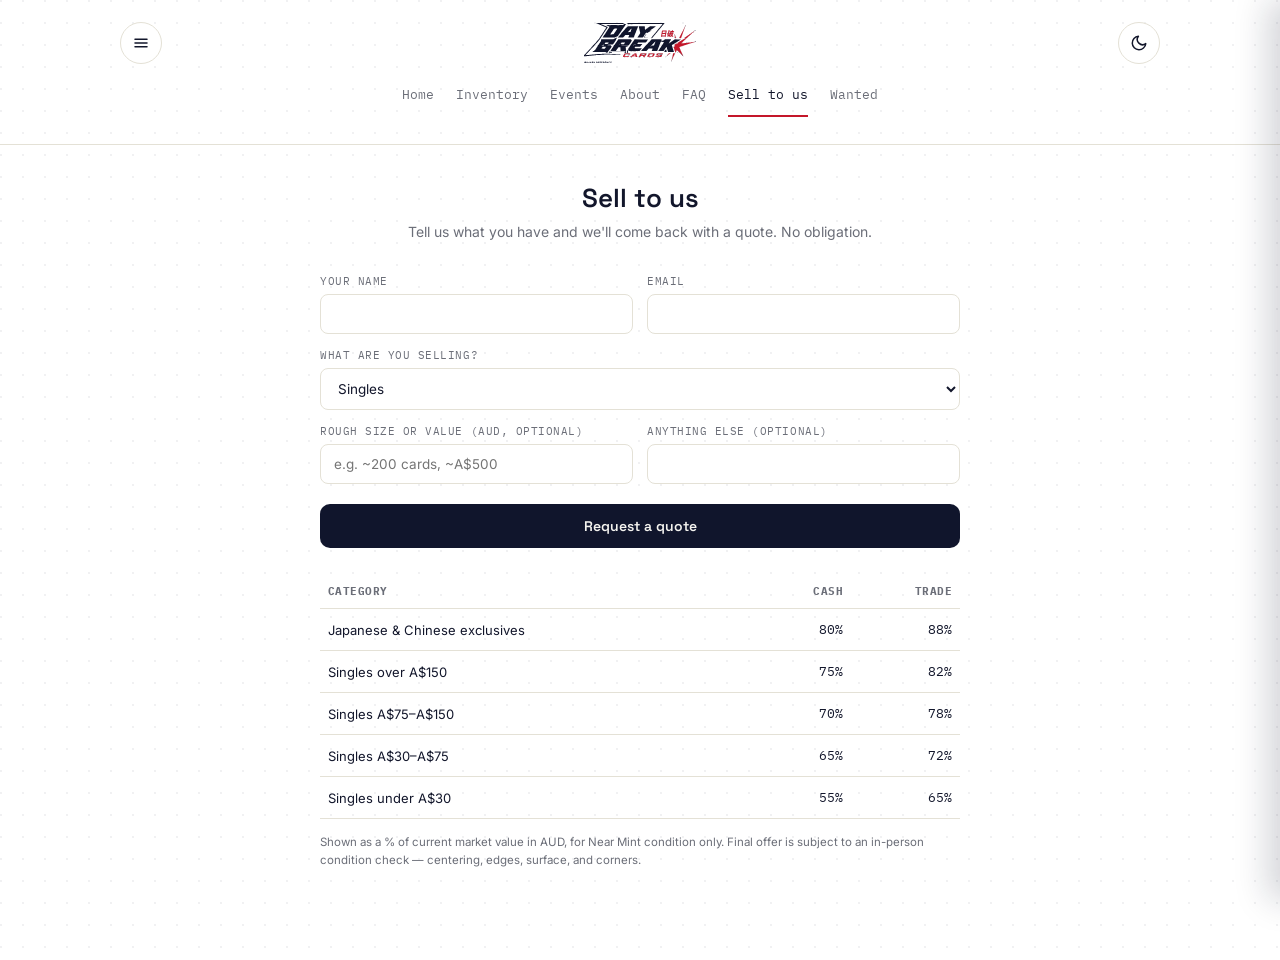
<file: sell.html>
<!DOCTYPE html>
<html lang="en">
<head>
<meta charset="UTF-8">
<meta name="viewport" content="width=device-width, initial-scale=1.0">
<title>Sell to us · Daybreak Cards</title>
<link rel="preconnect" href="https://fonts.googleapis.com">
<link href="https://fonts.googleapis.com/css2?family=Space+Grotesk:wght@500;600;700&family=Inter:wght@400;500;600&family=IBM+Plex+Mono:wght@400;500;600&display=swap" rel="stylesheet">
<link rel="stylesheet" href="assets/style.css">
</head>
<body>

<div class="topbar">
  <div class="icon-btn" id="menuBtn"><svg viewBox="0 0 24 24" fill="none" stroke-width="2" stroke-linecap="round"><path d="M4 7h16M4 12h16M4 17h16"/></svg></div>
  <a href="index.html" class="logo-link"><img src="assets/logo-primary-navy.svg" alt="Daybreak Cards" class="header-logo" /></a>
  <div class="icon-btn" id="darkToggle"><svg viewBox="0 0 24 24" fill="none" stroke-width="2" stroke-linecap="round" stroke-linejoin="round"><path d="M21 12.8A9 9 0 1111.2 3 7 7 0 0021 12.8z"/></svg></div>
</div>

<nav class="page-nav">
  <a href="index.html">Home</a>
  <a href="inventory.html">Inventory</a>
  <a href="events.html">Events</a>
  <a href="about.html">About</a>
  <a href="faq.html">FAQ</a>
  <a href="sell.html" class="active">Sell to us</a>
  <a href="wanted.html">Wanted</a>
</nav>

<div class="wrap">
  <div class="subpage show">
    <div class="subpage-head">
      <div class="subpage-title">Sell to us</div>
      <div class="subpage-sub">Tell us what you have and we'll come back with a quote. No obligation.</div>
    </div>
    <form onsubmit="return handleFormSubmit(event, 'Quote request sent — we will reply by email')">
      <div class="form-grid">
        <div class="form-field"><label>Your name</label><input type="text" required /></div>
        <div class="form-field"><label>Email</label><input type="email" required /></div>
        <div class="form-field full"><label>What are you selling?</label>
          <select><option>Singles</option><option>Collection</option><option>Sealed product</option><option>Graded slabs</option><option>Not sure</option></select>
        </div>
        <div class="form-field"><label>Rough size or value (AUD, optional)</label><input type="text" placeholder="e.g. ~200 cards, ~A$500" /></div>
        <div class="form-field"><label>Anything else (optional)</label><input type="text" /></div>
      </div>
      <button class="submit-btn" type="submit">Request a quote</button>
    </form>
    <table class="payout-table">
      <thead><tr><th>Category</th><th>Cash</th><th>Trade</th></tr></thead>
      <tbody>
        <tr><td>Japanese &amp; Chinese exclusives</td><td>80%</td><td>88%</td></tr>
        <tr><td>Singles over A$150</td><td>75%</td><td>82%</td></tr>
        <tr><td>Singles A$75–A$150</td><td>70%</td><td>78%</td></tr>
        <tr><td>Singles A$30–A$75</td><td>65%</td><td>72%</td></tr>
        <tr><td>Singles under A$30</td><td>55%</td><td>65%</td></tr>
      </tbody>
    </table>
    <div class="payout-note">Shown as a % of current market value in AUD, for Near Mint condition only. Final offer is subject to an in-person condition check — centering, edges, surface, and corners.</div>
  </div>
</div>

<div class="toast" id="toast"></div>

<script>
document.getElementById('darkToggle').addEventListener('click', () => document.body.classList.toggle('dark'));

document.getElementById('menuBtn').addEventListener('click', () => {
  document.getElementById('menuDrawer').classList.add('show');
  document.getElementById('menuOverlay').classList.add('show');
});
document.getElementById('menuClose').addEventListener('click', closeMenu);
document.getElementById('menuOverlay').addEventListener('click', closeMenu);
function closeMenu(){
  document.getElementById('menuDrawer').classList.remove('show');
  document.getElementById('menuOverlay').classList.remove('show');
}

function handleFormSubmit(e, message){
  e.preventDefault();
  const t = document.getElementById('toast');
  t.textContent = message;
  t.classList.add('show');
  setTimeout(() => t.classList.remove('show'), 2500);
  e.target.reset();
  return false;
}
</script>

<div class="cart-overlay" id="menuOverlay"></div>
<div class="cart-drawer" id="menuDrawer">
  <div class="cart-head">
    <div class="cart-title">Menu</div>
    <button class="cart-close" id="menuClose"><svg viewBox="0 0 24 24" fill="none" stroke="currentColor" stroke-width="2"><path d="M6 6l12 12M18 6L6 18"/></svg></button>
  </div>
  <div class="cart-items">
    <a href="index.html" class="menu-link">Home</a>
    <a href="inventory.html" class="menu-link">Inventory</a>
    <a href="events.html" class="menu-link">Events</a>
    <a href="about.html" class="menu-link">About</a>
    <a href="faq.html" class="menu-link">FAQ</a>
    <a href="sell.html" class="menu-link">Sell to us</a>
    <a href="wanted.html" class="menu-link">Wanted</a>
  </div>
</div>
</body>
</html>
</file>
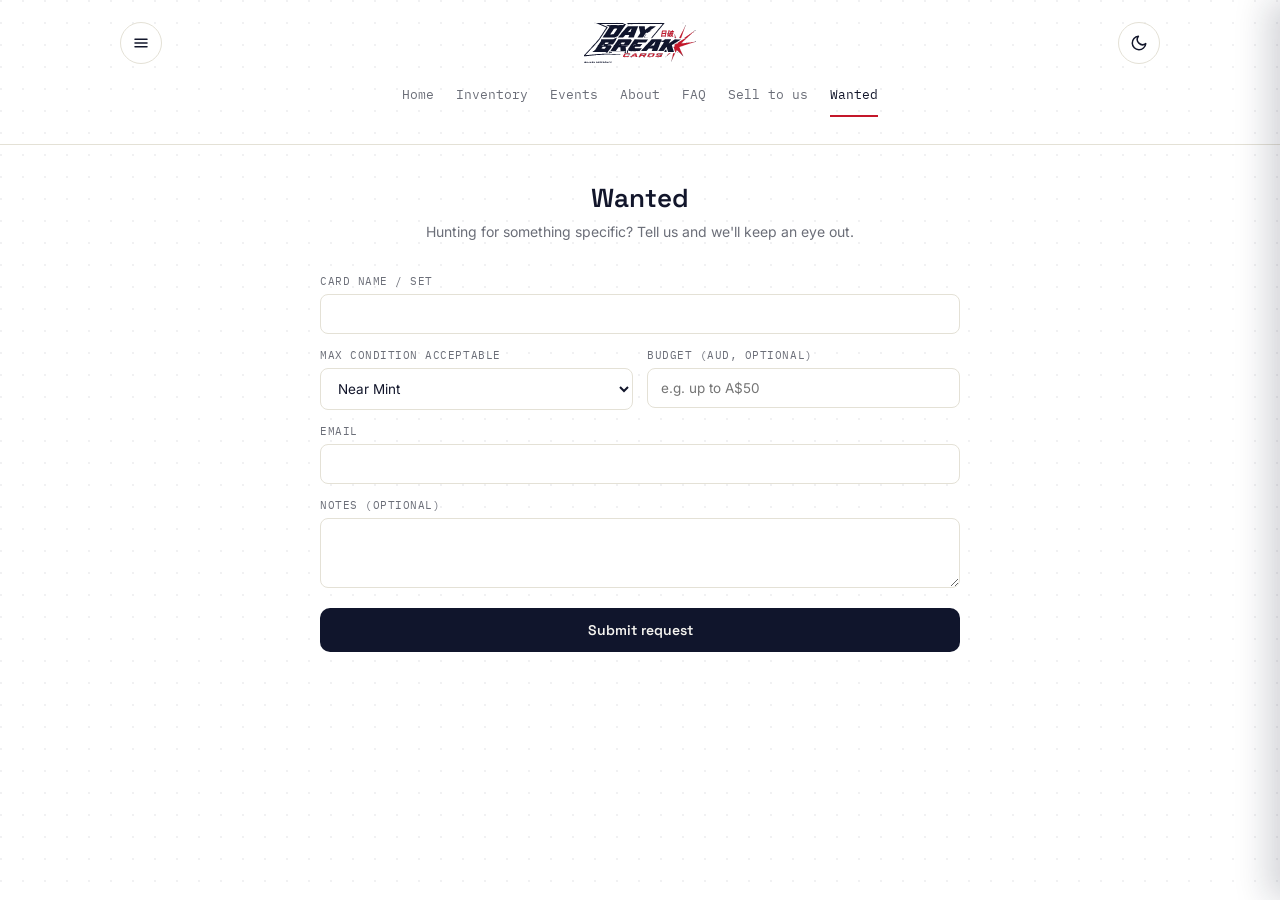
<file: wanted.html>
<!DOCTYPE html>
<html lang="en">
<head>
<meta charset="UTF-8">
<meta name="viewport" content="width=device-width, initial-scale=1.0">
<title>Wanted · Daybreak Cards</title>
<link rel="preconnect" href="https://fonts.googleapis.com">
<link href="https://fonts.googleapis.com/css2?family=Space+Grotesk:wght@500;600;700&family=Inter:wght@400;500;600&family=IBM+Plex+Mono:wght@400;500;600&display=swap" rel="stylesheet">
<link rel="stylesheet" href="assets/style.css">
</head>
<body>

<div class="topbar">
  <div class="icon-btn" id="menuBtn"><svg viewBox="0 0 24 24" fill="none" stroke-width="2" stroke-linecap="round"><path d="M4 7h16M4 12h16M4 17h16"/></svg></div>
  <a href="index.html" class="logo-link"><img src="assets/logo-primary-navy.svg" alt="Daybreak Cards" class="header-logo" /></a>
  <div class="icon-btn" id="darkToggle"><svg viewBox="0 0 24 24" fill="none" stroke-width="2" stroke-linecap="round" stroke-linejoin="round"><path d="M21 12.8A9 9 0 1111.2 3 7 7 0 0021 12.8z"/></svg></div>
</div>

<nav class="page-nav">
  <a href="index.html">Home</a>
  <a href="inventory.html">Inventory</a>
  <a href="events.html">Events</a>
  <a href="about.html">About</a>
  <a href="faq.html">FAQ</a>
  <a href="sell.html">Sell to us</a>
  <a href="wanted.html" class="active">Wanted</a>
</nav>

<div class="wrap">
  <div class="subpage show">
    <div class="subpage-head">
      <div class="subpage-title">Wanted</div>
      <div class="subpage-sub">Hunting for something specific? Tell us and we'll keep an eye out.</div>
    </div>
    <form onsubmit="return handleFormSubmit(event, 'Request submitted — we will message you if we find it')">
      <div class="form-grid">
        <div class="form-field full"><label>Card name / set</label><input type="text" required /></div>
        <div class="form-field"><label>Max condition acceptable</label>
          <select><option>Near Mint</option><option>Lightly Played</option><option>Moderately Played</option><option>Any</option></select>
        </div>
        <div class="form-field"><label>Budget (AUD, optional)</label><input type="text" placeholder="e.g. up to A$50" /></div>
        <div class="form-field full"><label>Email</label><input type="email" required /></div>
        <div class="form-field full"><label>Notes (optional)</label><textarea></textarea></div>
      </div>
      <button class="submit-btn" type="submit">Submit request</button>
    </form>
  </div>
</div>

<div class="toast" id="toast"></div>

<script>
document.getElementById('darkToggle').addEventListener('click', () => document.body.classList.toggle('dark'));

document.getElementById('menuBtn').addEventListener('click', () => {
  document.getElementById('menuDrawer').classList.add('show');
  document.getElementById('menuOverlay').classList.add('show');
});
document.getElementById('menuClose').addEventListener('click', closeMenu);
document.getElementById('menuOverlay').addEventListener('click', closeMenu);
function closeMenu(){
  document.getElementById('menuDrawer').classList.remove('show');
  document.getElementById('menuOverlay').classList.remove('show');
}

function handleFormSubmit(e, message){
  e.preventDefault();
  const t = document.getElementById('toast');
  t.textContent = message;
  t.classList.add('show');
  setTimeout(() => t.classList.remove('show'), 2500);
  e.target.reset();
  return false;
}
</script>

<div class="cart-overlay" id="menuOverlay"></div>
<div class="cart-drawer" id="menuDrawer">
  <div class="cart-head">
    <div class="cart-title">Menu</div>
    <button class="cart-close" id="menuClose"><svg viewBox="0 0 24 24" fill="none" stroke="currentColor" stroke-width="2"><path d="M6 6l12 12M18 6L6 18"/></svg></button>
  </div>
  <div class="cart-items">
    <a href="index.html" class="menu-link">Home</a>
    <a href="inventory.html" class="menu-link">Inventory</a>
    <a href="events.html" class="menu-link">Events</a>
    <a href="about.html" class="menu-link">About</a>
    <a href="faq.html" class="menu-link">FAQ</a>
    <a href="sell.html" class="menu-link">Sell to us</a>
    <a href="wanted.html" class="menu-link">Wanted</a>
  </div>
</div>
</body>
</html>
</file>
<file: assets/style.css>
:root{
    --bg:#FFFFFF;
    --tile:#FFFFFF;
    --ink:#12162B;
    --graphite:#6B6E78;
    --line:#E4E1D6;
    --navy:#10152C;
    --navy-2:#1B2140;
    --red:#C4172A;
    --red-2:#E4364A;
    --chip:#EFEDE4;
    --emerald:#1F4D3A;
    --glow:rgba(196,23,42,0.18);
  }
  body.dark{
    --bg:#0A0D1A;
    --tile:#171B32;
    --ink:#F4F3EF;
    --graphite:#9497A6;
    --line:#2A2E48;
    --chip:#20243F;
    --glow:rgba(196,23,42,0.35);
  }
  *{box-sizing:border-box;}
  body{
    margin:0;color:var(--ink);font-family:'Inter',sans-serif;-webkit-font-smoothing:antialiased;
    transition:background .2s,color .2s;
    background-color:var(--bg);
    background-image:
      radial-gradient(circle at 1px 1px, rgba(16,21,44,0.06) 1px, transparent 0);
    background-size:22px 22px;
  }
  body.dark{ background-image:radial-gradient(circle at 1px 1px, rgba(255,255,255,0.05) 1px, transparent 0); }
  .wrap{max-width:1080px;margin:0 auto;padding:0 20px 60px;}

  /* Top bar */
  .topbar{display:flex;align-items:center;justify-content:space-between;padding:22px 20px;max-width:1080px;margin:0 auto;}
  .icon-btn{
    width:42px;height:42px;border-radius:50%;background:var(--tile);border:1px solid var(--line);
    display:flex;align-items:center;justify-content:center;cursor:pointer;flex-shrink:0;
    transition:transform .2s, border-color .2s;
  }
  .icon-btn:hover{transform:rotate(-8deg);border-color:var(--red);}
  .icon-btn svg{width:18px;height:18px;stroke:var(--ink);}
  .brand-pill{
    display:flex;align-items:center;gap:8px;background:var(--navy);
    border-radius:24px;padding:10px 22px;position:relative;overflow:hidden;
    box-shadow:0 6px 18px rgba(16,21,44,0.22);
  }
  .brand-pill::before{
    content:'';position:absolute;inset:0;
    background:linear-gradient(115deg, transparent 40%, rgba(196,23,42,0.35) 50%, transparent 60%);
    transform:translateX(-100%);
  }
  .brand-pill:hover::before{transform:translateX(100%);transition:transform .8s ease;}
  .brand-pill svg{height:22px;width:auto;position:relative;z-index:1;display:block;}

  /* Bento grid */
  .bento{display:grid;grid-template-columns:repeat(6,1fr);gap:16px;grid-auto-rows:minmax(90px,auto);}
  .tile{
    border-radius:22px;padding:22px;position:relative;overflow:hidden;cursor:pointer;
    display:flex;flex-direction:column;justify-content:flex-end;
    border:1px solid var(--line);background:var(--tile);
    transition:transform .25s cubic-bezier(.2,.8,.2,1), box-shadow .25s, border-color .25s;
    opacity:0;transform:translateY(16px);
    animation:tileIn .55s cubic-bezier(.2,.8,.2,1) forwards;
  }
  .tile:nth-child(1){animation-delay:.02s;}
  .tile:nth-child(2){animation-delay:.08s;}
  .tile:nth-child(3){animation-delay:.14s;}
  .tile:nth-child(4){animation-delay:.2s;}
  .tile:nth-child(5){animation-delay:.26s;}
  .tile:nth-child(6){animation-delay:.32s;}
  @keyframes tileIn{ to{ opacity:1; transform:translateY(0); } }

  .tile:hover{transform:translateY(-5px);box-shadow:0 16px 32px var(--glow);border-color:var(--red);}
  .tile.tile-navy{background:var(--navy);border-color:var(--navy);}
  .tile.tile-navy:hover{border-color:var(--red-2);}
  .tile.tile-navy .tile-title{color:#F4F3EF;}
  .tile.tile-navy .tile-sub{color:#AEB2C4;}

  .tile-title{font-family:'Space Grotesk',sans-serif;font-weight:600;font-size:19px;letter-spacing:-0.01em;margin-bottom:2px;position:relative;z-index:1;}
  .tile-sub{font-size:13px;color:var(--graphite);position:relative;z-index:1;}
  .tile-arrow{
    position:absolute;top:18px;right:18px;width:30px;height:30px;border-radius:50%;
    background:var(--chip);display:flex;align-items:center;justify-content:center;z-index:1;
    transition:transform .25s, background .25s;
  }
  .tile:hover .tile-arrow{transform:rotate(45deg);background:var(--red);}
  .tile:hover .tile-arrow svg{stroke:#fff;}
  .tile-arrow svg{width:14px;height:14px;stroke:var(--ink);transition:stroke .2s;}
  .tile-navy .tile-arrow{background:rgba(255,255,255,0.1);}
  .tile-navy .tile-arrow svg{stroke:#fff;}

  .tile-icon{
    width:38px;height:38px;border-radius:11px;background:var(--chip);display:flex;
    align-items:center;justify-content:center;margin-bottom:auto;position:relative;z-index:1;
    transition:transform .3s cubic-bezier(.34,1.56,.64,1), background .2s;
  }
  .tile:hover .tile-icon{transform:rotate(-10deg) scale(1.08);background:var(--red);}
  .tile:hover .tile-icon svg{stroke:#fff;}
  .tile-icon svg{width:18px;height:18px;stroke:var(--navy);transition:stroke .2s;}
  body.dark .tile-icon svg{stroke:var(--ink);}

  .live-badge{
    position:absolute;top:18px;left:18px;display:flex;align-items:center;gap:6px;
    background:var(--chip);padding:5px 11px;border-radius:12px;font-family:'IBM Plex Mono',monospace;
    font-size:10.5px;color:var(--emerald);z-index:1;
  }
  .live-badge .dot{width:6px;height:6px;border-radius:50%;background:var(--emerald);animation:pulse 1.6s ease-in-out infinite;}
  @keyframes pulse{
    0%,100%{box-shadow:0 0 0 0 rgba(31,77,58,0.5);}
    50%{box-shadow:0 0 0 5px rgba(31,77,58,0);}
  }

  .starburst{position:absolute;width:70px;height:70px;opacity:.9;pointer-events:none;z-index:0;}
  .starburst.spin{animation:spin 14s linear infinite;}
  @keyframes spin{to{transform:rotate(360deg);}}

  .t-inventory{grid-column:1/4;grid-row:1/3;min-height:280px;}
  .t-show{grid-column:4/7;grid-row:1/2;min-height:132px;}
  .t-about{grid-column:4/7;grid-row:2/3;min-height:160px;}
  .t-faq{grid-column:1/3;grid-row:3/4;min-height:150px;}
  .t-sell{grid-column:3/5;grid-row:3/4;min-height:150px;}
  .t-wanted{grid-column:5/7;grid-row:3/4;min-height:150px;}

  @media (max-width:760px){
    .bento{grid-template-columns:1fr;}
    .t-inventory,.t-show,.t-about,.t-faq,.t-sell,.t-wanted{grid-column:1/2;grid-row:auto;min-height:180px;}
  }

  /* Inventory tile visual */
  .inv-visual{position:absolute;top:16px;right:-10px;width:220px;height:150px;z-index:1;}
  .inv-visual img{
    position:absolute;width:120px;border-radius:10px;box-shadow:0 10px 24px rgba(16,21,44,0.16);
    border:1px solid var(--line);transition:transform .3s;
  }
  .inv-visual img.c1{top:10px;right:70px;transform:rotate(-9deg);}
  .inv-visual img.c2{top:0;right:0;transform:rotate(8deg);}
  .t-inventory:hover .inv-visual img.c1{transform:rotate(-14deg) translateY(-4px);}
  .t-inventory:hover .inv-visual img.c2{transform:rotate(13deg) translateY(-6px);}

  /* Show tile */
  .show-eyebrow{font-family:'IBM Plex Mono',monospace;font-size:10.5px;letter-spacing:.08em;color:var(--red-2);margin-bottom:6px;position:relative;z-index:1;}

  /* About tile */
  .about-crane{position:absolute;bottom:-10px;right:-6px;width:120px;opacity:.95;z-index:0;}
  .about-crane svg{width:100%;height:100%;display:block;}

  /* Sell tile diagonal accent */
  .t-sell::after{
    content:'';position:absolute;top:0;right:0;width:90px;height:90px;
    background:linear-gradient(135deg, transparent 50%, var(--red) 50%);opacity:.9;
  }

  /* Footer / socials */
  .footer-row{display:flex;justify-content:space-between;align-items:center;padding:36px 0 0;flex-wrap:wrap;gap:16px;}
  .footer-note{font-size:12.5px;color:var(--graphite);font-family:'IBM Plex Mono',monospace;letter-spacing:.02em;}
  .socials{display:flex;gap:8px;}
  .socials a{
    width:36px;height:36px;border-radius:50%;background:var(--tile);border:1px solid var(--line);
    display:flex;align-items:center;justify-content:center;text-decoration:none;transition:all .2s;
  }
  .socials a:hover{background:var(--red);border-color:var(--red);transform:translateY(-3px);}
  .socials a:hover svg{stroke:#fff;}
  .socials svg{width:15px;height:15px;stroke:var(--ink);transition:stroke .2s;}

  /* ===== Inventory sub-view (marketplace grid) ===== */
  .inv-view{display:none;}
  .inv-view.show{display:block;animation:fadeIn .35s ease;}
  @keyframes fadeIn{ from{opacity:0;} to{opacity:1;} }
  .bento-wrap.hidden{display:none;}

  /* ===== Generic subpage system ===== */
  .subpage{display:none;max-width:640px;margin:0 auto;}
  .subpage.show{display:block;animation:fadeIn .35s ease;}
  .subpage-head{text-align:center;margin-bottom:34px;}
  .subpage-title{font-family:'Space Grotesk',sans-serif;font-weight:600;font-size:26px;margin:0 0 8px;}
  .subpage-sub{color:var(--graphite);font-size:14px;}

  /* About page */
  .about-mark{width:110px;margin:0 auto 26px;display:block;}
  .about-copy{font-size:15px;line-height:1.75;color:var(--graphite);margin-bottom:22px;}
  .about-copy strong{color:var(--ink);}
  .pull-quote{
    background:var(--navy);color:#F4F3EF;border-radius:16px;padding:26px 28px;
    font-family:'Space Grotesk',sans-serif;font-weight:500;font-size:16px;line-height:1.5;
    position:relative;margin:26px 0;
  }
  .pull-quote::before{content:'"';position:absolute;top:6px;left:16px;font-size:48px;color:var(--red-2);font-family:Georgia,serif;opacity:.6;}

  /* FAQ accordion */
  .accordion-item{border-bottom:1px solid var(--line);}
  .accordion-q{
    display:flex;justify-content:space-between;align-items:center;padding:18px 4px;
    cursor:pointer;font-family:'Space Grotesk',sans-serif;font-weight:600;font-size:15px;
  }
  .accordion-q svg{width:16px;height:16px;stroke:var(--graphite);transition:transform .25s;flex-shrink:0;margin-left:14px;}
  .accordion-item.open .accordion-q svg{transform:rotate(45deg);stroke:var(--red);}
  .accordion-a{max-height:0;overflow:hidden;transition:max-height .3s ease;font-size:13.5px;color:var(--graphite);line-height:1.65;}
  .accordion-item.open .accordion-a{max-height:200px;}
  .accordion-a-inner{padding:0 4px 18px;}

  /* Form elements (Sell / Wanted) */
  .form-grid{display:grid;grid-template-columns:1fr 1fr;gap:14px;margin-bottom:14px;}
  @media (max-width:520px){ .form-grid{grid-template-columns:1fr;} }
  .form-field{display:flex;flex-direction:column;gap:6px;}
  .form-field.full{grid-column:1/-1;}
  .form-field label{font-family:'IBM Plex Mono',monospace;font-size:10.5px;color:var(--graphite);text-transform:uppercase;letter-spacing:.05em;}
  .form-field input, .form-field select, .form-field textarea{
    padding:11px 13px;border:1px solid var(--line);border-radius:8px;background:var(--tile);
    color:var(--ink);font-family:'Inter',sans-serif;font-size:13.5px;
  }
  .form-field textarea{resize:vertical;min-height:70px;}
  .form-field input:focus, .form-field select:focus, .form-field textarea:focus{outline:none;border-color:var(--red);}
  .submit-btn{
    width:100%;padding:13px;border:none;border-radius:10px;background:var(--navy);color:#F4F3EF;
    font-family:'Space Grotesk',sans-serif;font-weight:600;font-size:14px;cursor:pointer;transition:all .2s;margin-top:6px;
  }
  .submit-btn:hover{background:var(--red);}

  /* Payout table */
  .payout-table{width:100%;border-collapse:collapse;margin:26px 0 14px;font-size:13px;}
  .payout-table th{
    text-align:left;font-family:'IBM Plex Mono',monospace;font-size:10.5px;color:var(--graphite);
    text-transform:uppercase;letter-spacing:.04em;padding:10px 8px;border-bottom:1px solid var(--line);
  }
  .payout-table td{padding:12px 8px;border-bottom:1px solid var(--line);}
  .payout-table td:nth-child(2), .payout-table td:nth-child(3),
  .payout-table th:nth-child(2), .payout-table th:nth-child(3){font-family:'IBM Plex Mono',monospace;text-align:right;}
  .payout-note{font-size:11.5px;color:var(--graphite);line-height:1.6;margin-bottom:30px;}

  /* Events list (reuses back-btn / subpage styles) */
  .event-list{display:flex;flex-direction:column;}
  .event-row{display:grid;grid-template-columns:70px 1fr;gap:18px;align-items:center;padding:18px 4px;border-bottom:1px solid var(--line);}
  .event-row:last-child{border-bottom:none;}
  .event-date{font-family:'IBM Plex Mono',monospace;text-align:center;background:var(--navy);color:#F4F3EF;border-radius:10px;padding:8px 4px;}
  .event-date .day{font-size:20px;font-weight:600;line-height:1;}
  .event-date .month{font-size:9.5px;text-transform:uppercase;letter-spacing:.05em;color:#B7BAC9;}
  .event-name{font-family:'Space Grotesk',sans-serif;font-weight:600;font-size:15px;margin-bottom:2px;}
  .event-loc{font-size:12.5px;color:var(--graphite);}

  .browse-topbar{display:flex;align-items:center;justify-content:space-between;gap:12px;padding:8px 0 22px;flex-wrap:wrap;}
  .back-btn{
    display:flex;align-items:center;gap:6px;font-family:'IBM Plex Mono',monospace;font-size:12.5px;
    color:var(--graphite);cursor:pointer;background:var(--tile);border:1px solid var(--line);
    padding:8px 14px;border-radius:20px;transition:border-color .2s;flex-shrink:0;
  }
  .back-btn:hover{border-color:var(--red);}
  .back-btn svg{width:13px;height:13px;stroke:var(--ink);}
  .inv-heading{font-family:'Space Grotesk',sans-serif;font-weight:600;font-size:22px;margin:0;}

  .cart-btn{
    position:relative;display:flex;align-items:center;gap:8px;background:var(--navy);color:#F4F3EF;
    border:none;border-radius:20px;padding:9px 16px 9px 14px;cursor:pointer;font-family:'IBM Plex Mono',monospace;
    font-size:12.5px;transition:transform .15s;
  }
  .cart-btn:hover{transform:translateY(-2px);}
  .cart-btn svg{width:15px;height:15px;stroke:#F4F3EF;}
  .cart-count{
    background:var(--red);color:#fff;font-size:10.5px;font-weight:700;min-width:17px;height:17px;
    border-radius:9px;display:flex;align-items:center;justify-content:center;padding:0 4px;
    transition:transform .2s;
  }
  .cart-count.bump{animation:bump .35s ease;}
  @keyframes bump{ 0%,100%{transform:scale(1);} 40%{transform:scale(1.5);} }

  .controls-row{display:flex;align-items:center;justify-content:space-between;gap:12px;flex-wrap:wrap;margin-bottom:26px;}
  .filters{display:flex;gap:10px;flex-wrap:wrap;align-items:center;}
  .filter-chip{
    font-family:'IBM Plex Mono',monospace;font-size:12.5px;padding:8px 14px;border:1px solid var(--line);
    border-radius:20px;background:var(--tile);cursor:pointer;color:var(--graphite);transition:all .2s;
  }
  .filter-chip.active{background:var(--navy);color:#F4F3EF;border-color:var(--navy);}
  .filter-chip:hover:not(.active){border-color:var(--red);color:var(--ink);}
  .search-input{
    width:180px;padding:8px 14px;border:1px solid var(--line);border-radius:20px;
    font-family:'Inter',sans-serif;font-size:13.5px;background:var(--tile);color:var(--ink);
  }
  .search-input:focus{outline:none;border-color:var(--red);}
  .sort-select{
    padding:8px 30px 8px 14px;border:1px solid var(--line);border-radius:20px;background:var(--tile) url('data:image/svg+xml;utf8,<svg xmlns="http://www.w3.org/2000/svg" viewBox="0 0 24 24" fill="none" stroke="%236B6E78" stroke-width="2"><path d="M6 9l6 6 6-6"/></svg>') no-repeat right 10px center/14px;
    font-family:'IBM Plex Mono',monospace;font-size:12px;color:var(--ink);appearance:none;cursor:pointer;
  }
  .sort-select:focus{outline:none;border-color:var(--red);}

  .product-grid{
    display:grid;grid-template-columns:repeat(auto-fill,minmax(190px,1fr));gap:18px;margin-bottom:20px;
  }
  .product-card{
    background:var(--tile);border:1px solid var(--line);border-radius:16px;overflow:hidden;
    display:flex;flex-direction:column;opacity:0;transform:translateY(14px);
    animation:cardIn .45s cubic-bezier(.2,.8,.2,1) forwards;
    transition:transform .22s cubic-bezier(.2,.8,.2,1), box-shadow .22s, border-color .22s;
  }
  @keyframes cardIn{ to{opacity:1;transform:translateY(0);} }
  .product-card:hover{transform:translateY(-6px);box-shadow:0 14px 28px var(--glow);border-color:var(--red);}
  .product-media{position:relative;aspect-ratio:5/7;overflow:hidden;background:var(--chip);}
  .product-media img{width:100%;height:100%;object-fit:cover;display:block;transition:transform .35s ease;}
  .product-card:hover .product-media img{transform:scale(1.07);}
  .stock-pill{
    position:absolute;top:10px;left:10px;background:rgba(255,255,255,0.95);color:var(--emerald);
    font-family:'IBM Plex Mono',monospace;font-size:10px;padding:4px 9px;border-radius:11px;
    display:flex;align-items:center;gap:5px;
  }
  .stock-pill .dot{width:5px;height:5px;border-radius:50%;background:var(--emerald);animation:pulse 1.6s ease-in-out infinite;}
  .rarity-pill{
    position:absolute;top:10px;right:10px;background:var(--navy);color:#F4F3EF;
    font-family:'IBM Plex Mono',monospace;font-size:9.5px;padding:4px 8px;border-radius:10px;
  }

  .product-body{padding:13px 14px 15px;display:flex;flex-direction:column;gap:9px;flex:1;}
  .product-name{font-family:'Space Grotesk',sans-serif;font-weight:600;font-size:14px;line-height:1.25;}
  .product-set{font-family:'IBM Plex Mono',monospace;font-size:10.5px;color:var(--graphite);}

  .condition-select{
    width:100%;padding:7px 26px 7px 10px;border:1px solid var(--line);border-radius:8px;
    background:var(--chip) url('data:image/svg+xml;utf8,<svg xmlns="http://www.w3.org/2000/svg" viewBox="0 0 24 24" fill="none" stroke="%236B6E78" stroke-width="2"><path d="M6 9l6 6 6-6"/></svg>') no-repeat right 8px center/12px;
    font-family:'IBM Plex Mono',monospace;font-size:11px;color:var(--ink);appearance:none;cursor:pointer;
  }
  .condition-select:focus{outline:none;border-color:var(--red);}

  .price-row{display:flex;align-items:center;justify-content:space-between;margin-top:auto;}
  .price-live{display:flex;flex-direction:column;}
  .price-value{font-family:'IBM Plex Mono',monospace;font-weight:600;font-size:16px;color:var(--ink);transition:opacity .25s;}
  .price-value.flicker{animation:flicker .5s ease;}
  @keyframes flicker{ 0%{opacity:1;} 40%{opacity:.35;} 100%{opacity:1;} }
  .price-live-tag{display:flex;align-items:center;gap:4px;font-family:'IBM Plex Mono',monospace;font-size:9px;color:var(--emerald);letter-spacing:.03em;}
  .price-live-tag .dot{width:4px;height:4px;border-radius:50%;background:var(--emerald);animation:pulse 1.6s ease-in-out infinite;}

  .add-btn{
    width:38px;height:38px;border-radius:10px;background:var(--navy);border:none;cursor:pointer;
    display:flex;align-items:center;justify-content:center;transition:background .2s, transform .2s;flex-shrink:0;
  }
  .add-btn:hover{background:var(--red);transform:scale(1.06);}
  .add-btn svg{width:16px;height:16px;stroke:#F4F3EF;transition:opacity .15s, transform .15s;}
  .add-btn.added{background:var(--emerald);}
  .add-btn .icon-check{display:none;}
  .add-btn.added .icon-plus{display:none;}
  .add-btn.added .icon-check{display:block;}

  .empty-state{grid-column:1/-1;text-align:center;color:var(--graphite);padding:60px 20px;font-size:14px;}

  /* Cart drawer */
  .cart-overlay{
    position:fixed;inset:0;background:rgba(16,21,44,0.4);opacity:0;pointer-events:none;
    transition:opacity .25s;z-index:40;
  }
  .cart-overlay.show{opacity:1;pointer-events:auto;}
  .cart-drawer{
    position:fixed;top:0;right:0;bottom:0;width:340px;max-width:90vw;background:var(--tile);
    box-shadow:-12px 0 32px rgba(16,21,44,0.18);transform:translateX(100%);transition:transform .3s cubic-bezier(.2,.8,.2,1);
    z-index:41;display:flex;flex-direction:column;
  }
  .cart-drawer.show{transform:translateX(0);}
  .cart-head{display:flex;align-items:center;justify-content:space-between;padding:22px 22px 16px;border-bottom:1px solid var(--line);}
  .cart-title{font-family:'Space Grotesk',sans-serif;font-weight:600;font-size:17px;}
  .cart-close{width:32px;height:32px;border-radius:50%;background:var(--chip);border:none;cursor:pointer;display:flex;align-items:center;justify-content:center;}
  .cart-close svg{width:14px;height:14px;stroke:var(--ink);}
  .cart-items{flex:1;overflow-y:auto;padding:14px 22px;}
  .cart-empty{color:var(--graphite);font-size:13.5px;text-align:center;padding:40px 0;}
  .cart-item{display:flex;gap:12px;padding:12px 0;border-bottom:1px solid var(--line);}
  .cart-item img{width:48px;height:67px;object-fit:cover;border-radius:6px;border:1px solid var(--line);}
  .cart-item-info{flex:1;}
  .cart-item-name{font-family:'Space Grotesk',sans-serif;font-weight:600;font-size:13px;}
  .cart-item-meta{font-family:'IBM Plex Mono',monospace;font-size:10.5px;color:var(--graphite);margin:2px 0 8px;}
  .cart-item-row{display:flex;align-items:center;justify-content:space-between;}
  .qty-stepper{display:flex;align-items:center;gap:8px;font-family:'IBM Plex Mono',monospace;font-size:12px;}
  .qty-btn{width:20px;height:20px;border-radius:5px;border:1px solid var(--line);background:var(--tile);cursor:pointer;display:flex;align-items:center;justify-content:center;}
  .cart-item-price{font-family:'IBM Plex Mono',monospace;font-weight:600;font-size:13px;}
  .remove-btn{color:var(--red);font-family:'IBM Plex Mono',monospace;font-size:10.5px;cursor:pointer;background:none;border:none;padding:0;margin-top:6px;}
  .cart-foot{padding:18px 22px 22px;border-top:1px solid var(--line);}
  .cart-subtotal{display:flex;justify-content:space-between;font-family:'IBM Plex Mono',monospace;font-size:14px;margin-bottom:14px;}
  .checkout-btn{
    width:100%;padding:13px;border:none;border-radius:10px;background:var(--red);color:#fff;
    font-family:'Space Grotesk',sans-serif;font-weight:600;font-size:14px;cursor:pointer;transition:opacity .15s;
  }
  .checkout-btn:hover{opacity:.9;}
  .cart-hint{font-size:11px;color:var(--graphite);text-align:center;margin-top:10px;}

  .filter-group{margin-bottom:26px;}
  .filter-group-title{font-family:'IBM Plex Mono',monospace;font-size:10.5px;color:var(--graphite);text-transform:uppercase;letter-spacing:.05em;margin-bottom:10px;}
  .filter-check{display:flex;align-items:center;gap:9px;font-size:13.5px;padding:7px 0;cursor:pointer;}
  .filter-check input{width:15px;height:15px;accent-color:var(--red);cursor:pointer;}
  .price-range-row{display:flex;align-items:center;gap:8px;}
  .price-range-row input{
    width:100%;padding:9px 10px;border:1px solid var(--line);border-radius:8px;background:var(--tile);
    color:var(--ink);font-family:'IBM Plex Mono',monospace;font-size:13px;
  }
  .price-range-row input:focus{outline:none;border-color:var(--red);}
  .price-range-row span{color:var(--graphite);}
  .qty-pill{
    position:absolute;bottom:10px;left:10px;background:var(--navy);color:#F4F3EF;
    font-family:'IBM Plex Mono',monospace;font-size:10px;padding:3px 8px;border-radius:10px;
  }

  .event-hero{
    background:var(--navy);color:#F4F3EF;border-radius:18px;padding:32px 30px;text-align:center;
  }
  .event-hero-title{font-family:'Space Grotesk',sans-serif;font-weight:600;font-size:24px;margin:6px 0 18px;}
  .event-hero-days{display:flex;flex-direction:column;gap:8px;margin-bottom:18px;}
  .event-hero-day{display:flex;justify-content:center;gap:14px;font-family:'IBM Plex Mono',monospace;font-size:13px;color:#D8D2C8;}
  .event-hero-venue{font-family:'Space Grotesk',sans-serif;font-weight:600;font-size:15px;}
  .event-hero-address{font-size:12.5px;color:#B7BAC9;margin-top:2px;}

  .new-pill{
    position:absolute;bottom:10px;right:10px;background:var(--red);color:#fff;
    font-family:'IBM Plex Mono',monospace;font-size:9.5px;font-weight:600;padding:3px 8px;border-radius:10px;
    letter-spacing:.04em;
  }

  .toast{
    position:fixed;bottom:24px;left:50%;transform:translateX(-50%) translateY(20px);background:var(--navy);color:#F4F3EF;
    padding:12px 22px;border-radius:24px;font-family:'IBM Plex Mono',monospace;font-size:12.5px;
    opacity:0;pointer-events:none;transition:all .3s;z-index:50;
  }
  .toast.show{opacity:1;transform:translateX(-50%) translateY(0);}

/* ===== Multi-page additions ===== */
.logo-link{ display:flex; align-items:center; text-decoration:none; }
.header-logo{ height:40px; width:auto; display:block; }
@media (max-width:600px){ .header-logo{ height:32px; } }

.menu-link{
  display:block;padding:13px 4px;border-bottom:1px solid var(--line);
  font-family:'Space Grotesk',sans-serif;font-weight:600;font-size:15px;color:var(--ink);
  text-decoration:none;transition:color .15s;
}
.menu-link:hover{ color:var(--red); }
.menu-link:last-child{ border-bottom:none; }

/* Card detail modal */
.detail-overlay{
  position:fixed;inset:0;background:rgba(16,21,44,0.5);opacity:0;pointer-events:none;
  transition:opacity .25s;z-index:60;display:flex;align-items:center;justify-content:center;padding:20px;
}
.detail-overlay.show{ opacity:1; pointer-events:auto; }
.detail-modal{
  background:var(--tile);border-radius:20px;max-width:640px;width:100%;max-height:88vh;overflow-y:auto;
  transform:translateY(16px) scale(.98);transition:transform .25s;padding:0;position:relative;
}
.detail-overlay.show .detail-modal{ transform:translateY(0) scale(1); }
.detail-close{
  position:absolute;top:16px;right:16px;width:34px;height:34px;border-radius:50%;background:var(--chip);
  border:none;cursor:pointer;display:flex;align-items:center;justify-content:center;z-index:2;
}
.detail-close svg{ width:15px;height:15px;stroke:var(--ink); }
.detail-grid{ display:grid;grid-template-columns:1fr 1fr;gap:0; }
@media (max-width:560px){ .detail-grid{ grid-template-columns:1fr; } }
.detail-image{ background:var(--chip);display:flex;align-items:center;justify-content:center;padding:24px;border-radius:20px 0 0 20px; }
@media (max-width:560px){ .detail-image{ border-radius:20px 20px 0 0; } }
.detail-image img{ width:100%;max-width:280px;border-radius:12px;box-shadow:0 12px 28px rgba(16,21,44,0.18); }
.detail-info{ padding:30px 28px; }
.detail-name{ font-family:'Space Grotesk',sans-serif;font-weight:600;font-size:22px;margin-bottom:4px; }
.detail-meta{ font-family:'IBM Plex Mono',monospace;font-size:12.5px;color:var(--graphite);margin-bottom:18px; }
.detail-row{ display:flex;justify-content:space-between;padding:11px 0;border-bottom:1px solid var(--line);font-size:13.5px; }
.detail-row span:first-child{ color:var(--graphite); }
.detail-row span:last-child{ font-family:'IBM Plex Mono',monospace;font-weight:600; }
.detail-price{ font-family:'IBM Plex Mono',monospace;font-weight:700;font-size:26px;margin:18px 0 16px; }
.detail-actions{ display:flex;flex-direction:column;gap:10px; }

.page-nav{
  display:flex;gap:22px;justify-content:center;padding:0 20px 28px;
  font-family:'IBM Plex Mono',monospace;font-size:12.5px;color:var(--graphite);
  border-bottom:1px solid var(--line);margin-bottom:36px;flex-wrap:wrap;
}
.page-nav a{color:var(--graphite);text-decoration:none;padding-bottom:14px;position:relative;transition:color .15s;}
.page-nav a:hover{color:var(--ink);}
.page-nav a.active{color:var(--ink);}
.page-nav a.active::after{content:'';position:absolute;left:0;right:0;bottom:-1px;height:2px;background:var(--red);}

/* Read-only condition + price (customers can't edit these anymore) */
.cond-badge{
  display:inline-block;padding:7px 10px;border:1px solid var(--line);border-radius:8px;
  font-family:'IBM Plex Mono',monospace;font-size:11.5px;color:var(--ink);background:var(--chip);
  width:100%;text-align:center;box-sizing:border-box;
}
.price-fixed{font-family:'IBM Plex Mono',monospace;font-weight:600;font-size:16px;color:var(--ink);}
.price-fixed .currency{font-size:11px;color:var(--graphite);font-weight:500;margin-right:2px;}

.offer-btn{
  font-family:'IBM Plex Mono',monospace;font-size:10.5px;color:var(--brass);background:none;border:none;
  cursor:pointer;text-decoration:underline;padding:0;margin-top:6px;display:block;
}
.offer-row{display:none;gap:8px;margin-top:8px;}
.offer-row.show{display:flex;}
.offer-row input{
  flex:1;padding:7px 10px;border:1px solid var(--line);border-radius:6px;font-family:'IBM Plex Mono',monospace;
  font-size:12px;background:var(--tile);color:var(--ink);
}
.offer-row button{
  padding:7px 12px;border:none;border-radius:6px;background:var(--navy);color:#fff;
  font-family:'Space Grotesk',sans-serif;font-weight:600;font-size:11.5px;cursor:pointer;
}

.empty-inventory{grid-column:1/-1;text-align:center;padding:60px 20px;color:var(--graphite);font-size:14px;font-family:'IBM Plex Mono',monospace;}
</file>
